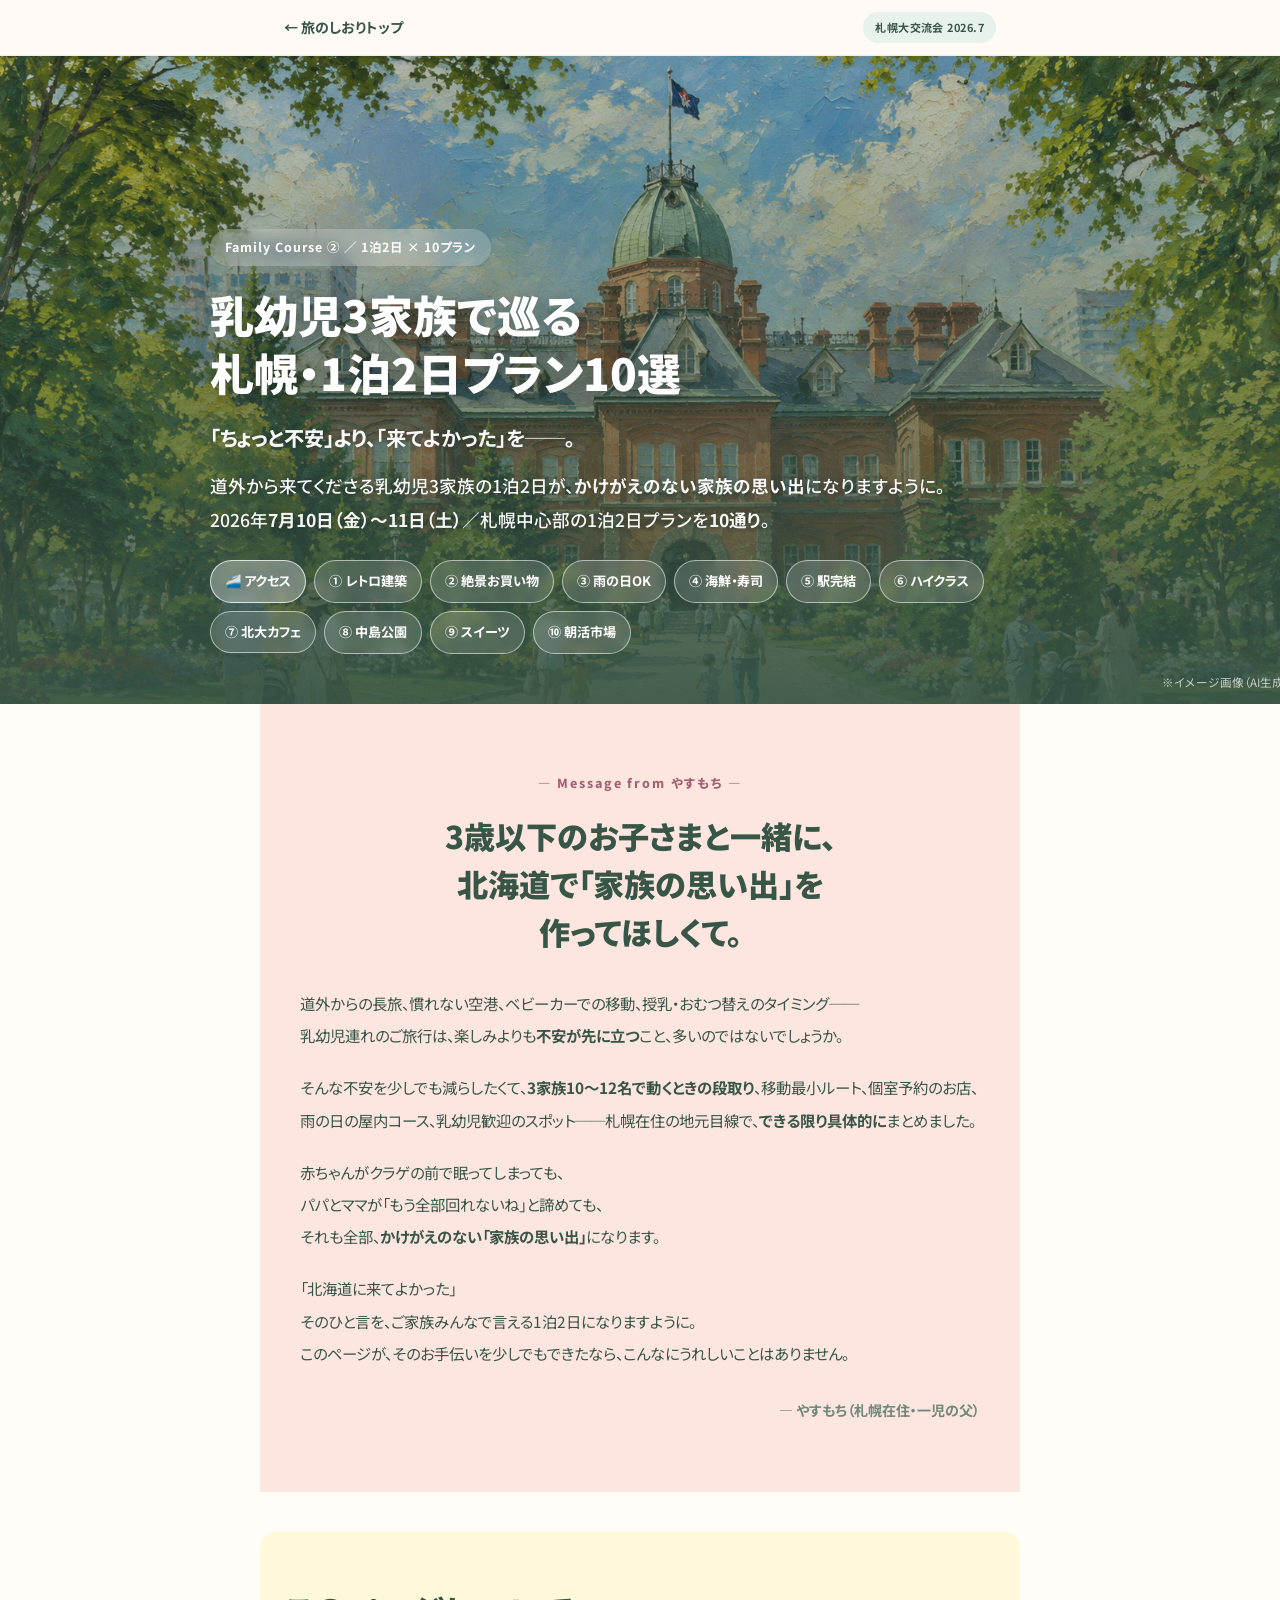
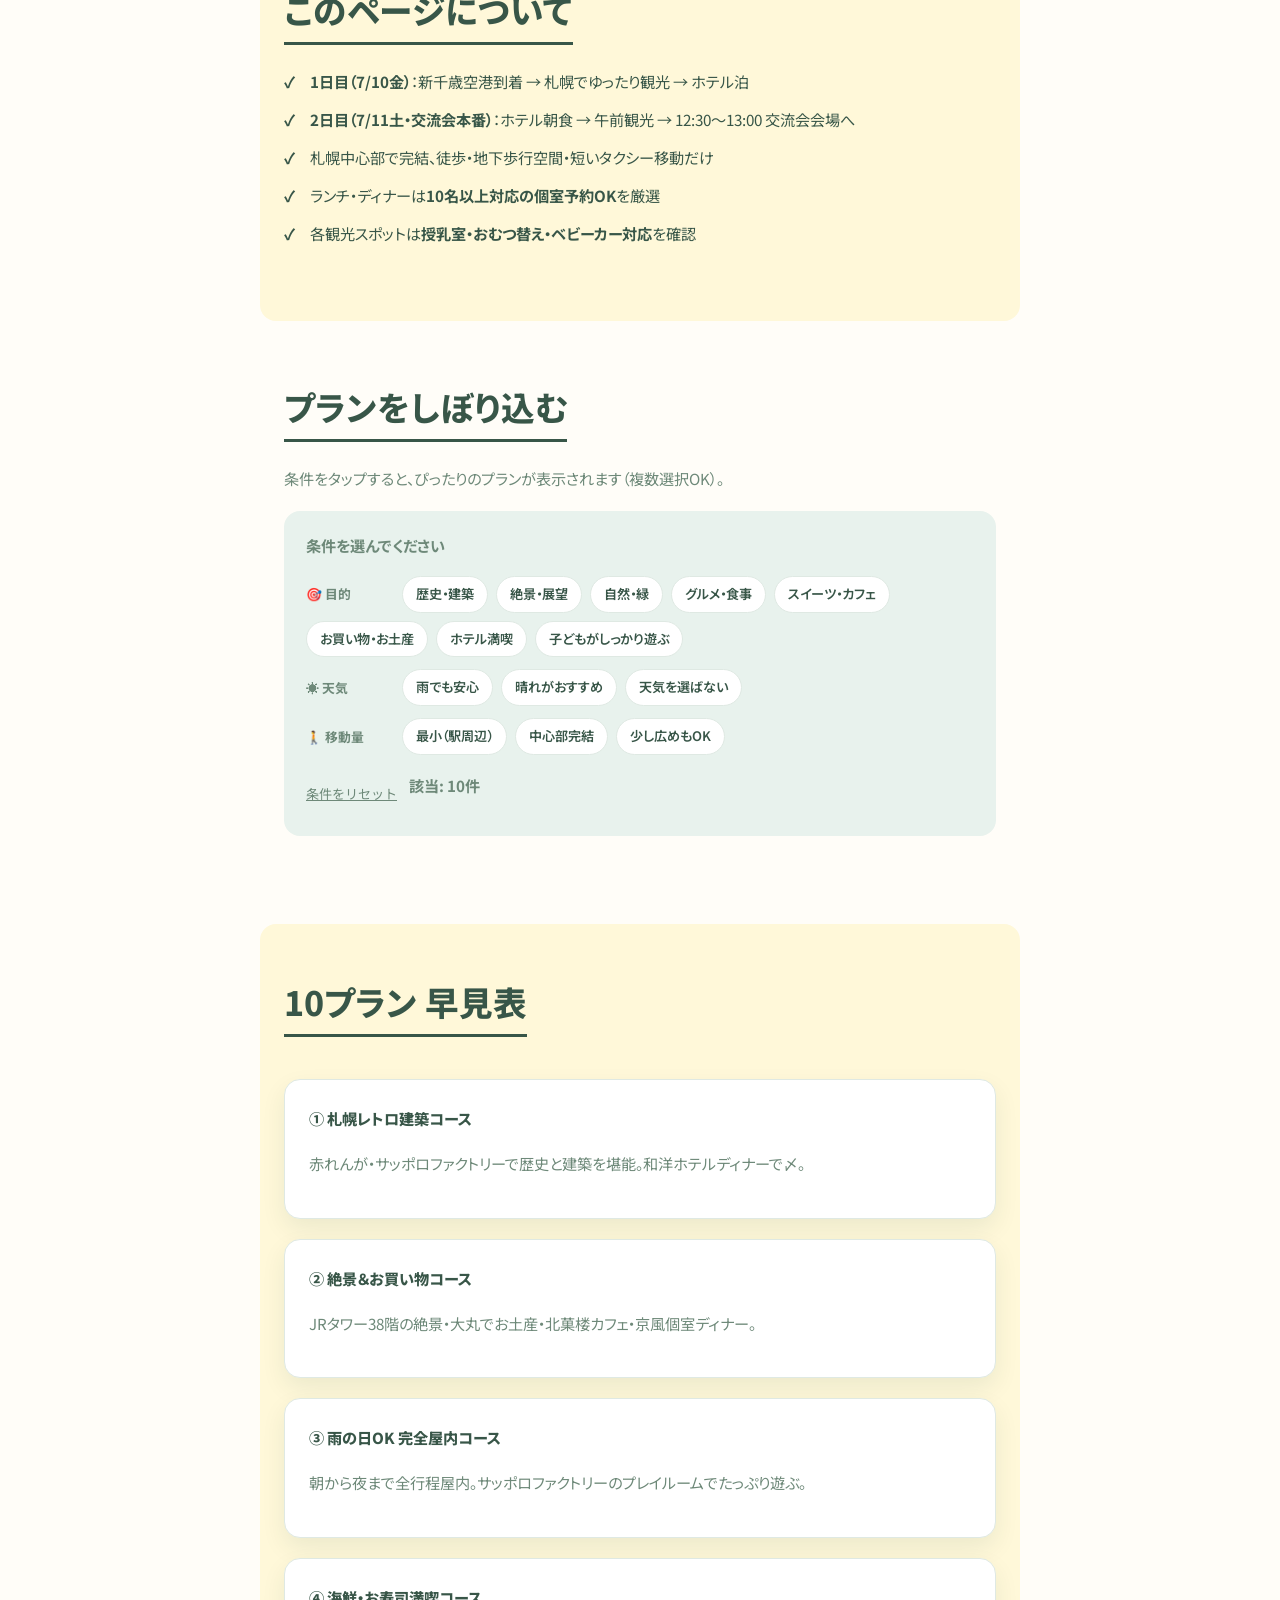
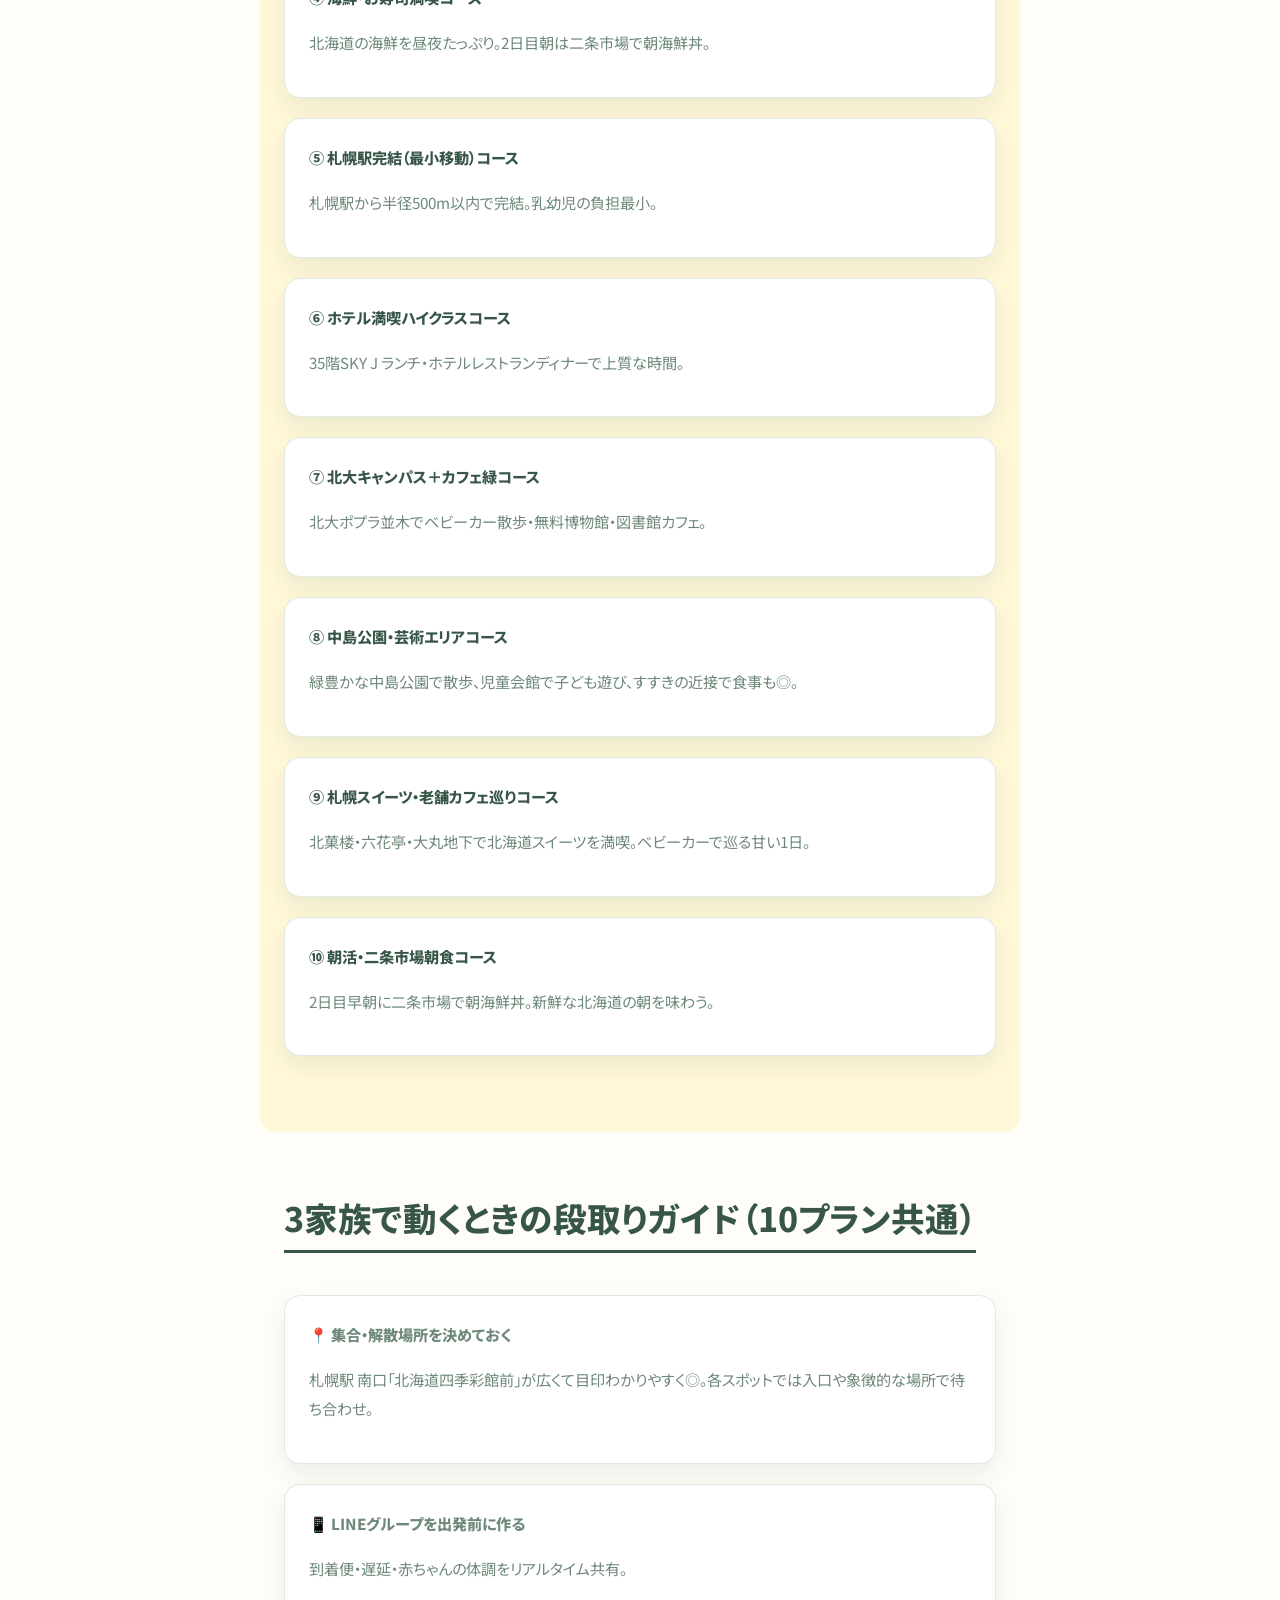
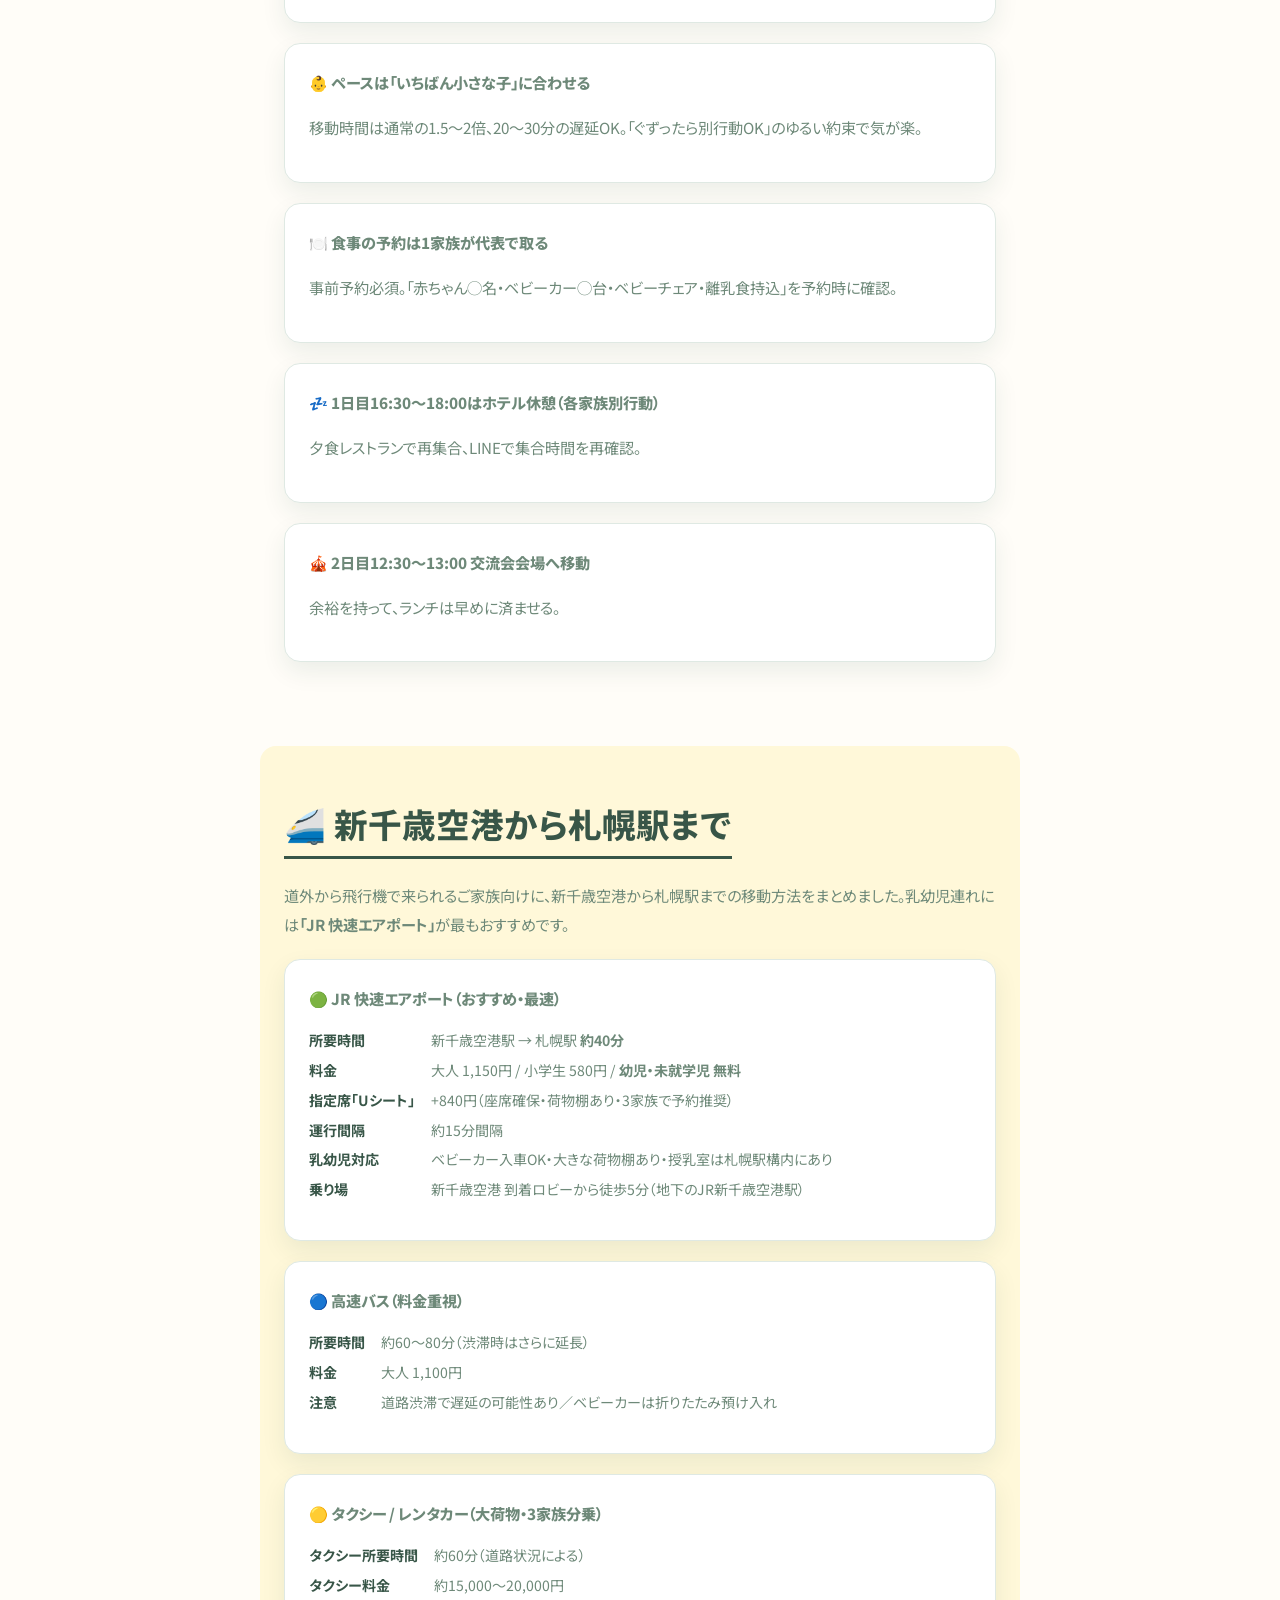
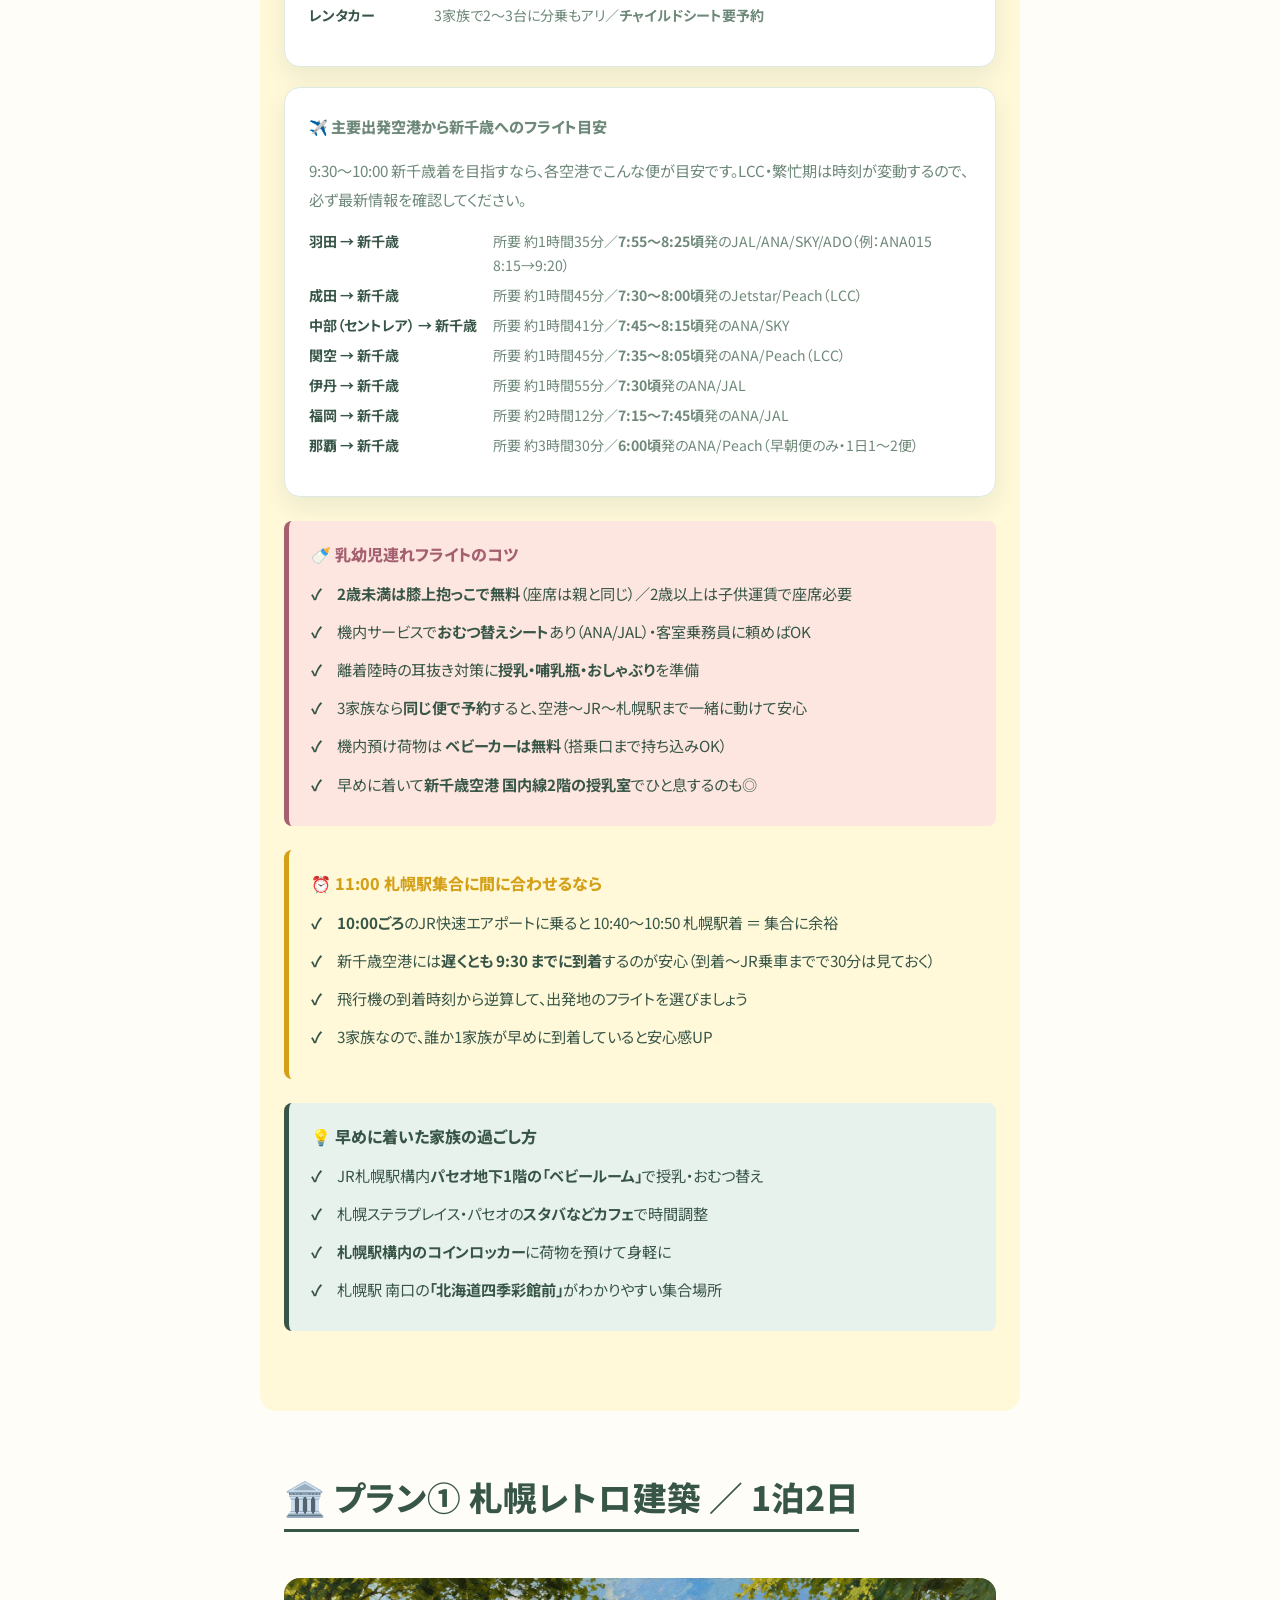
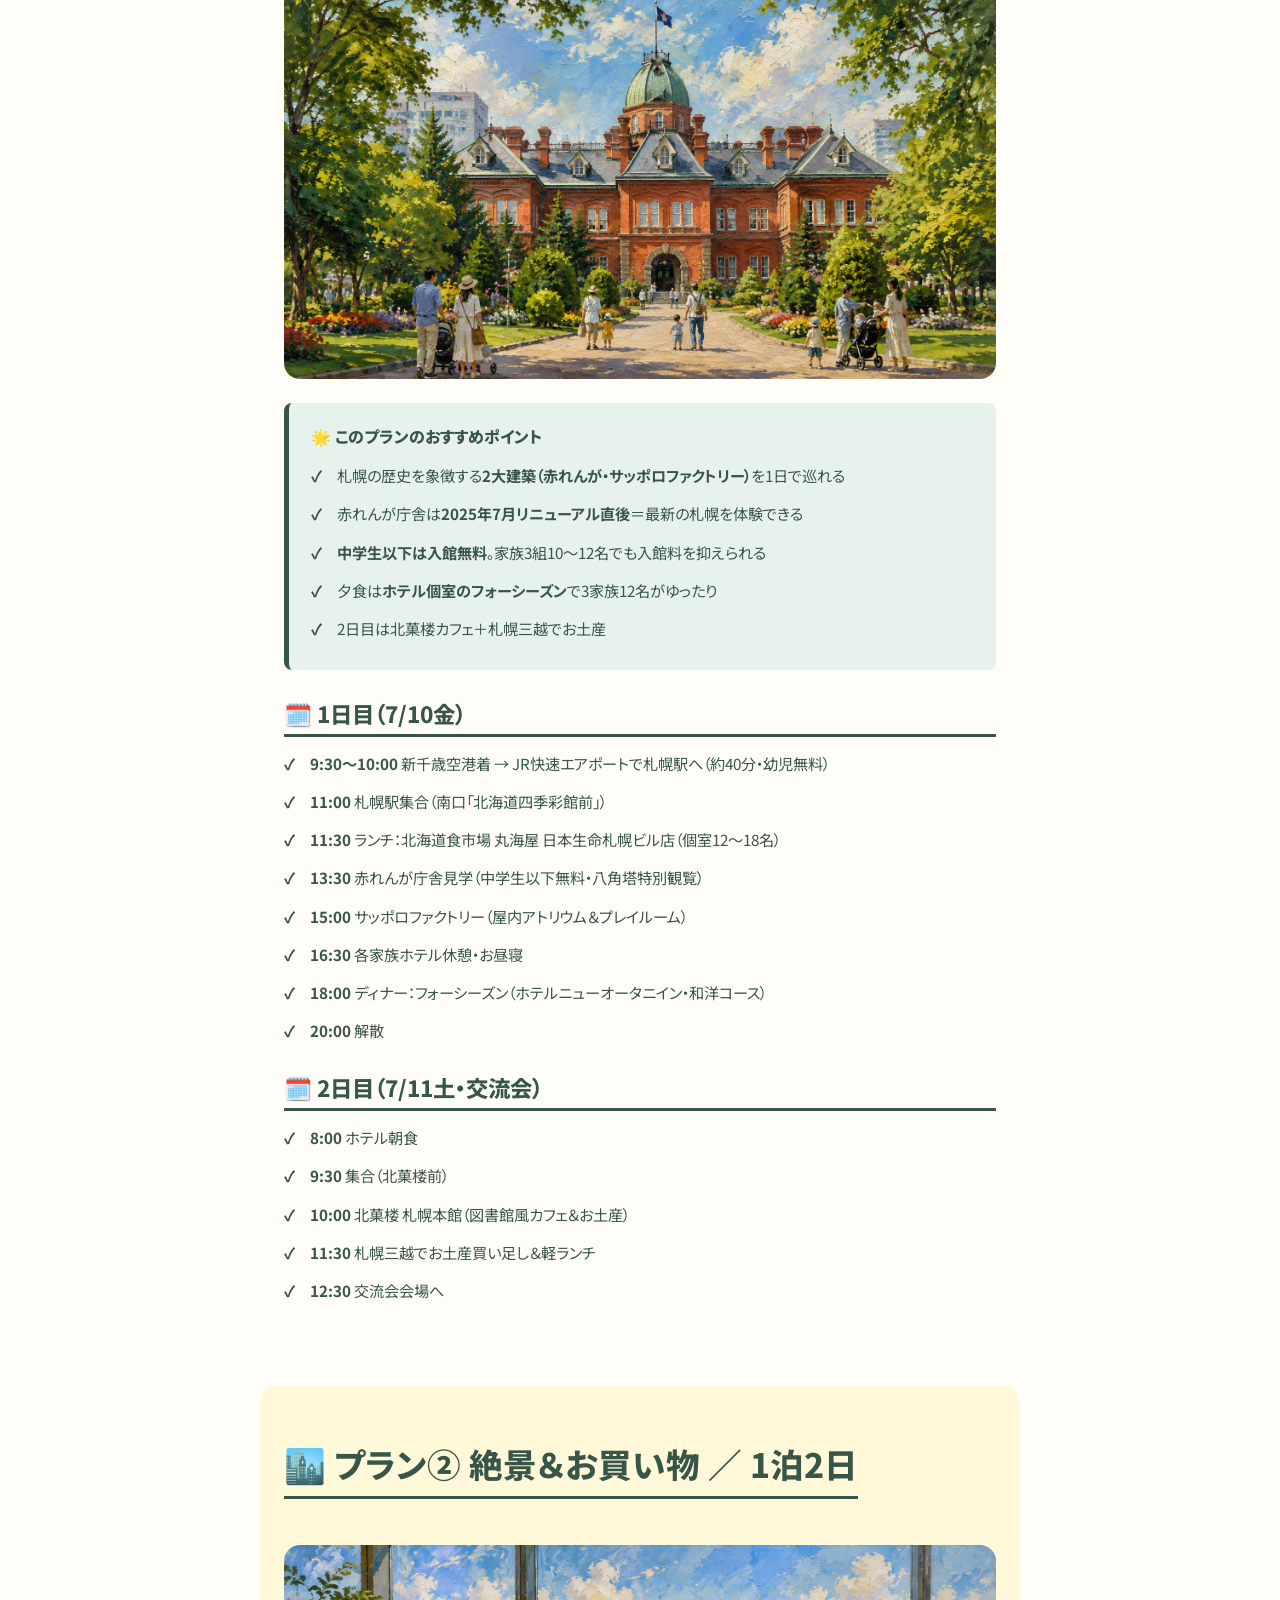
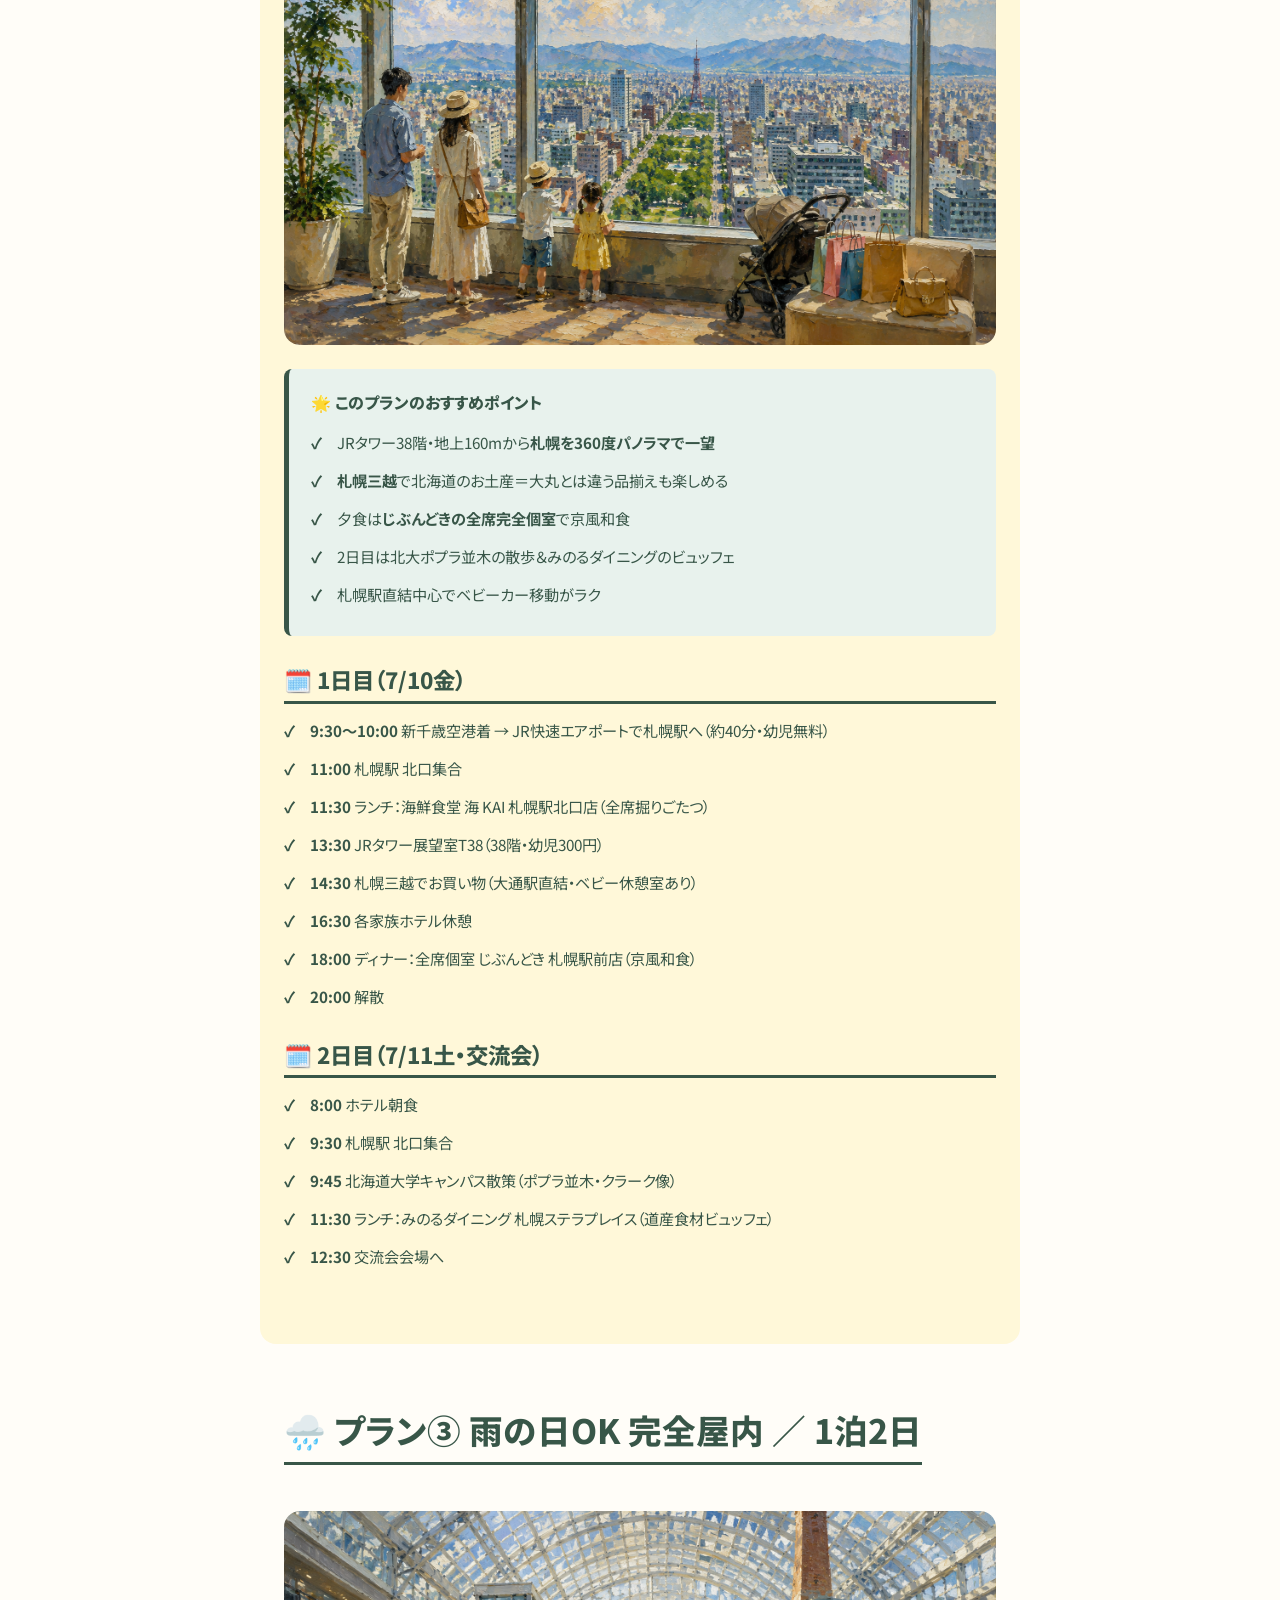
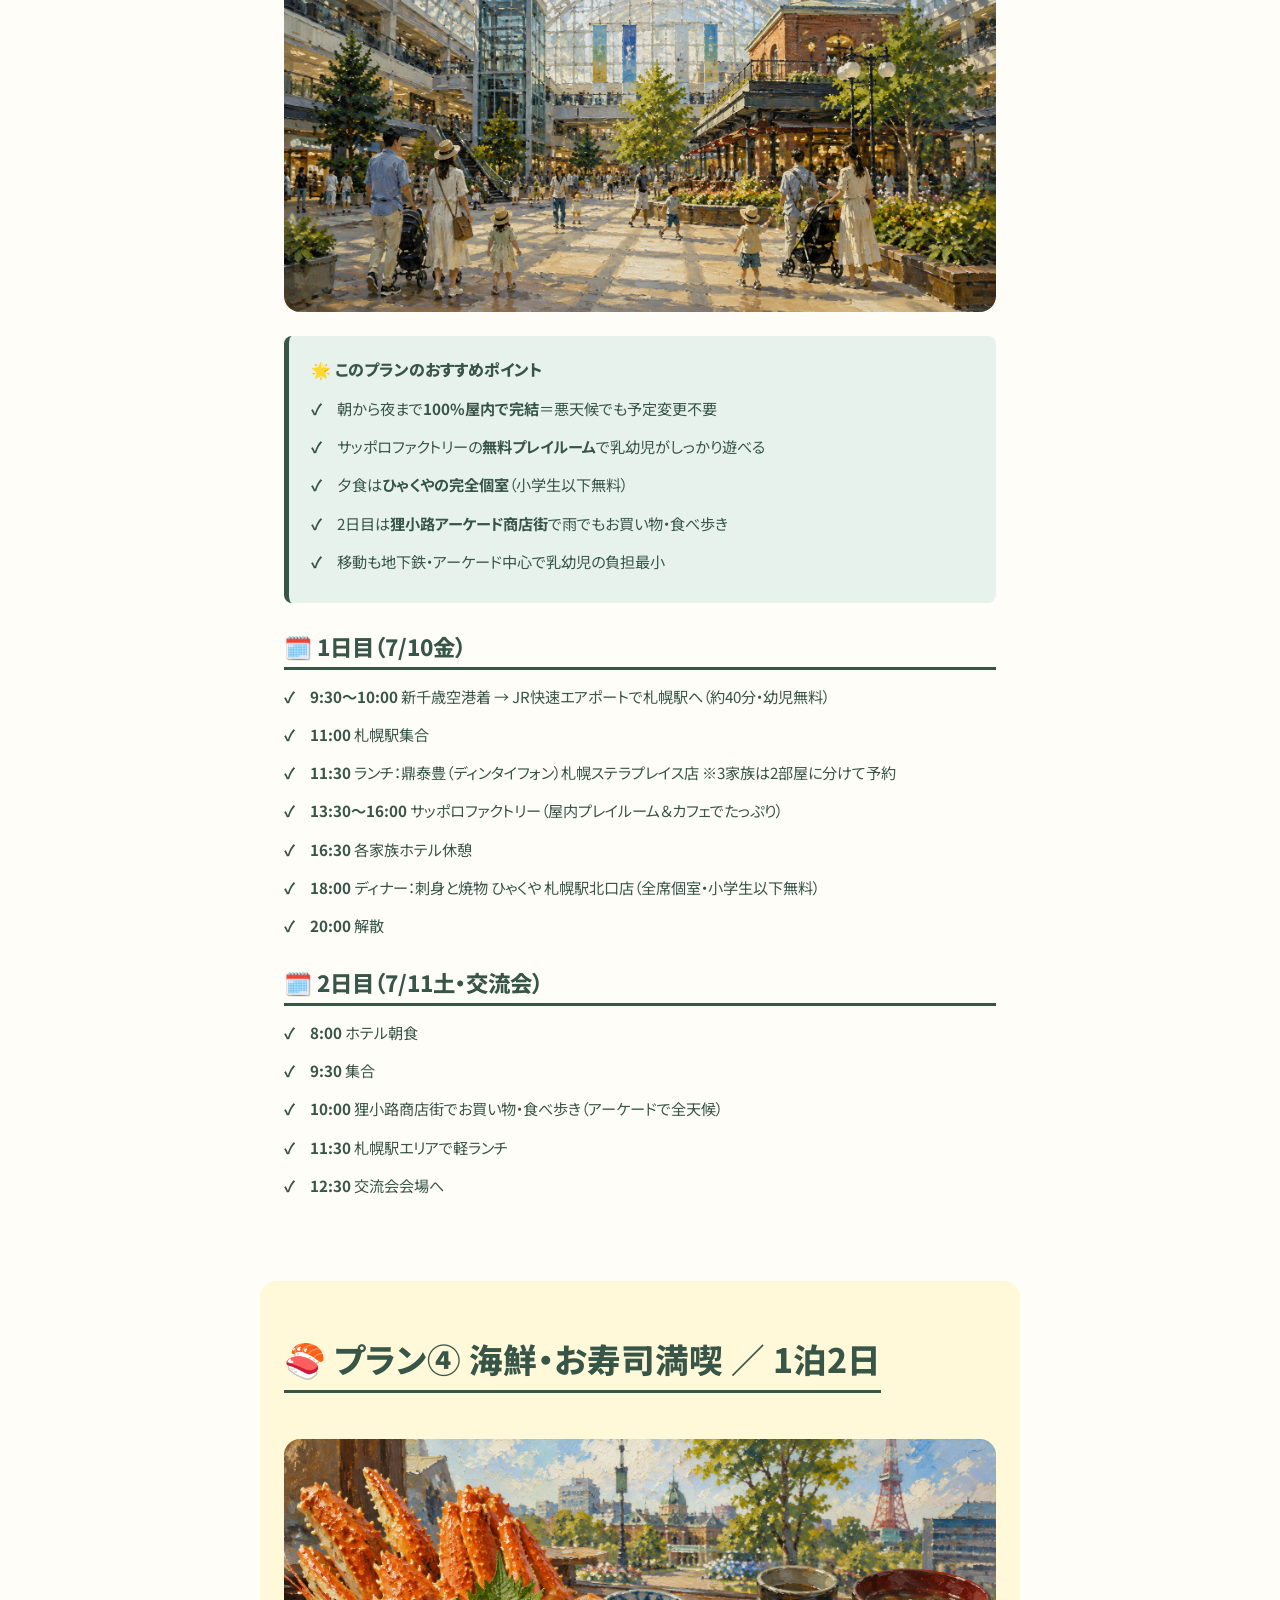
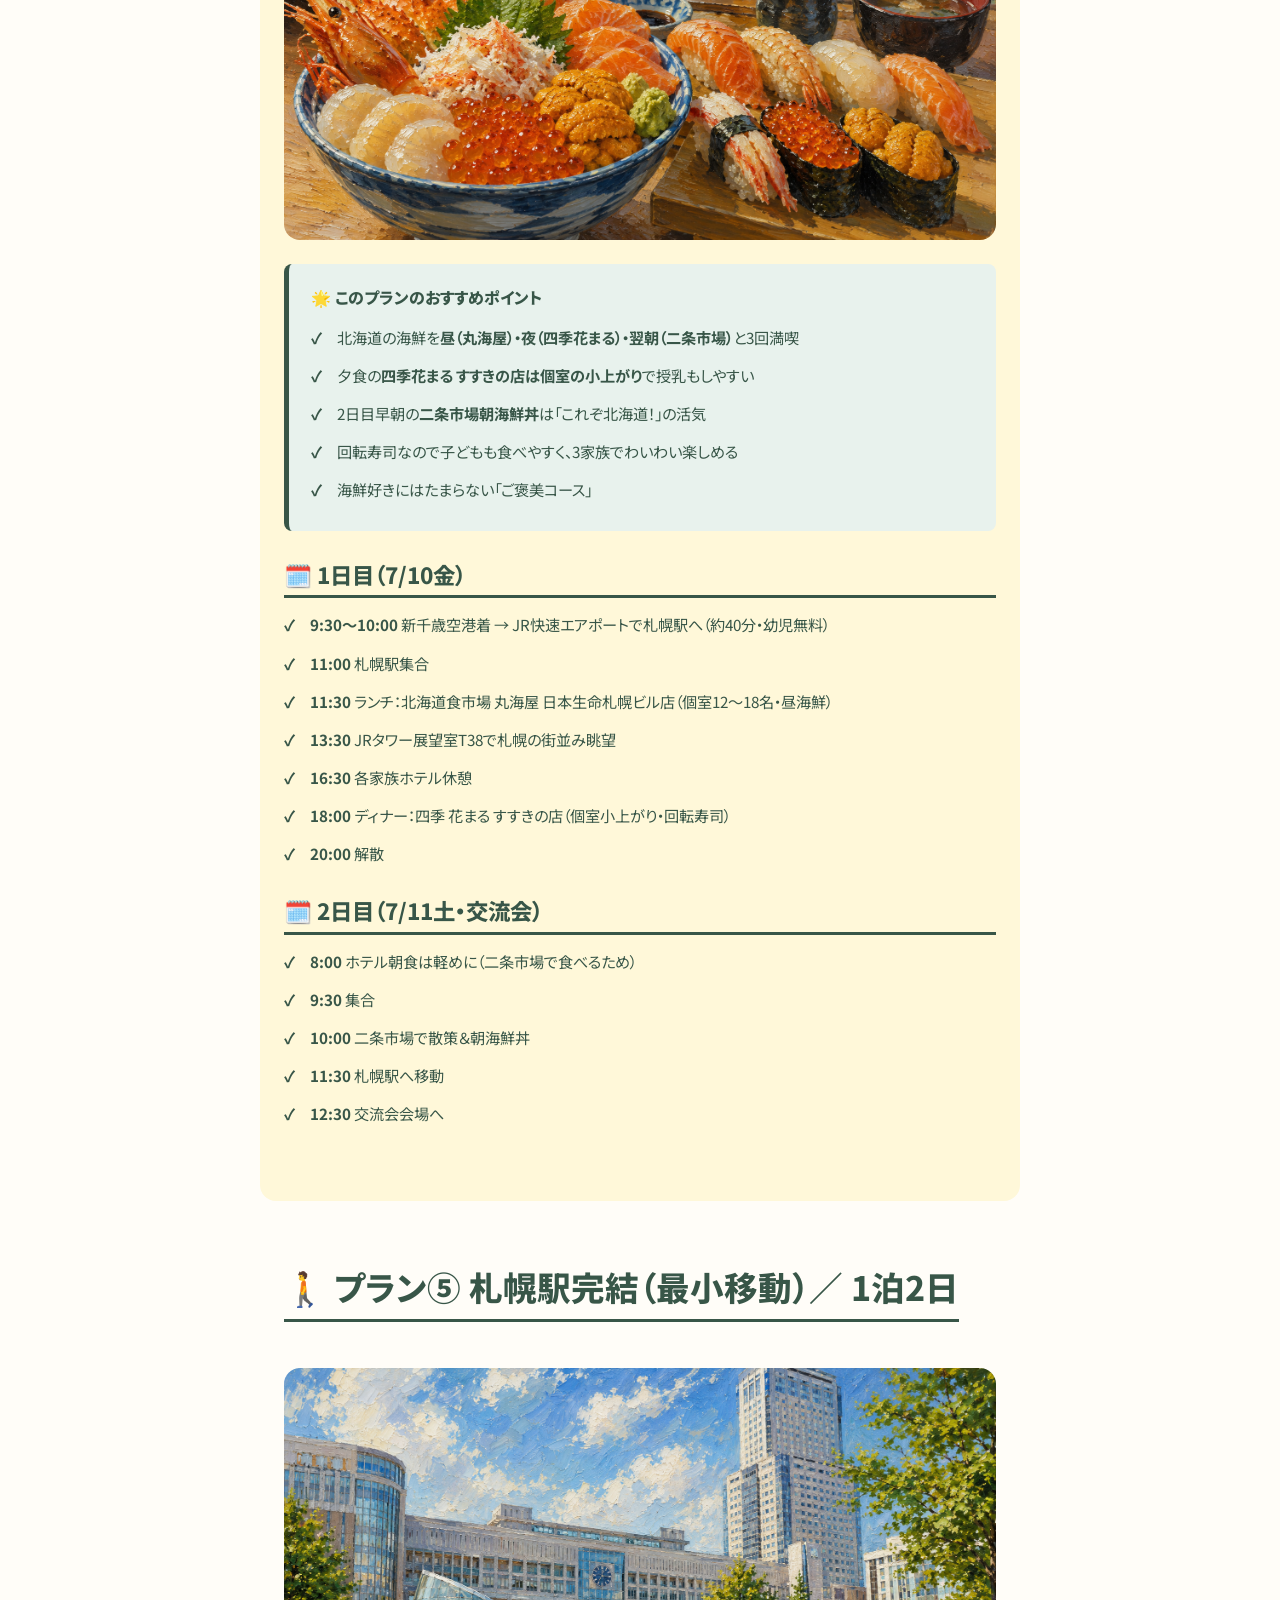
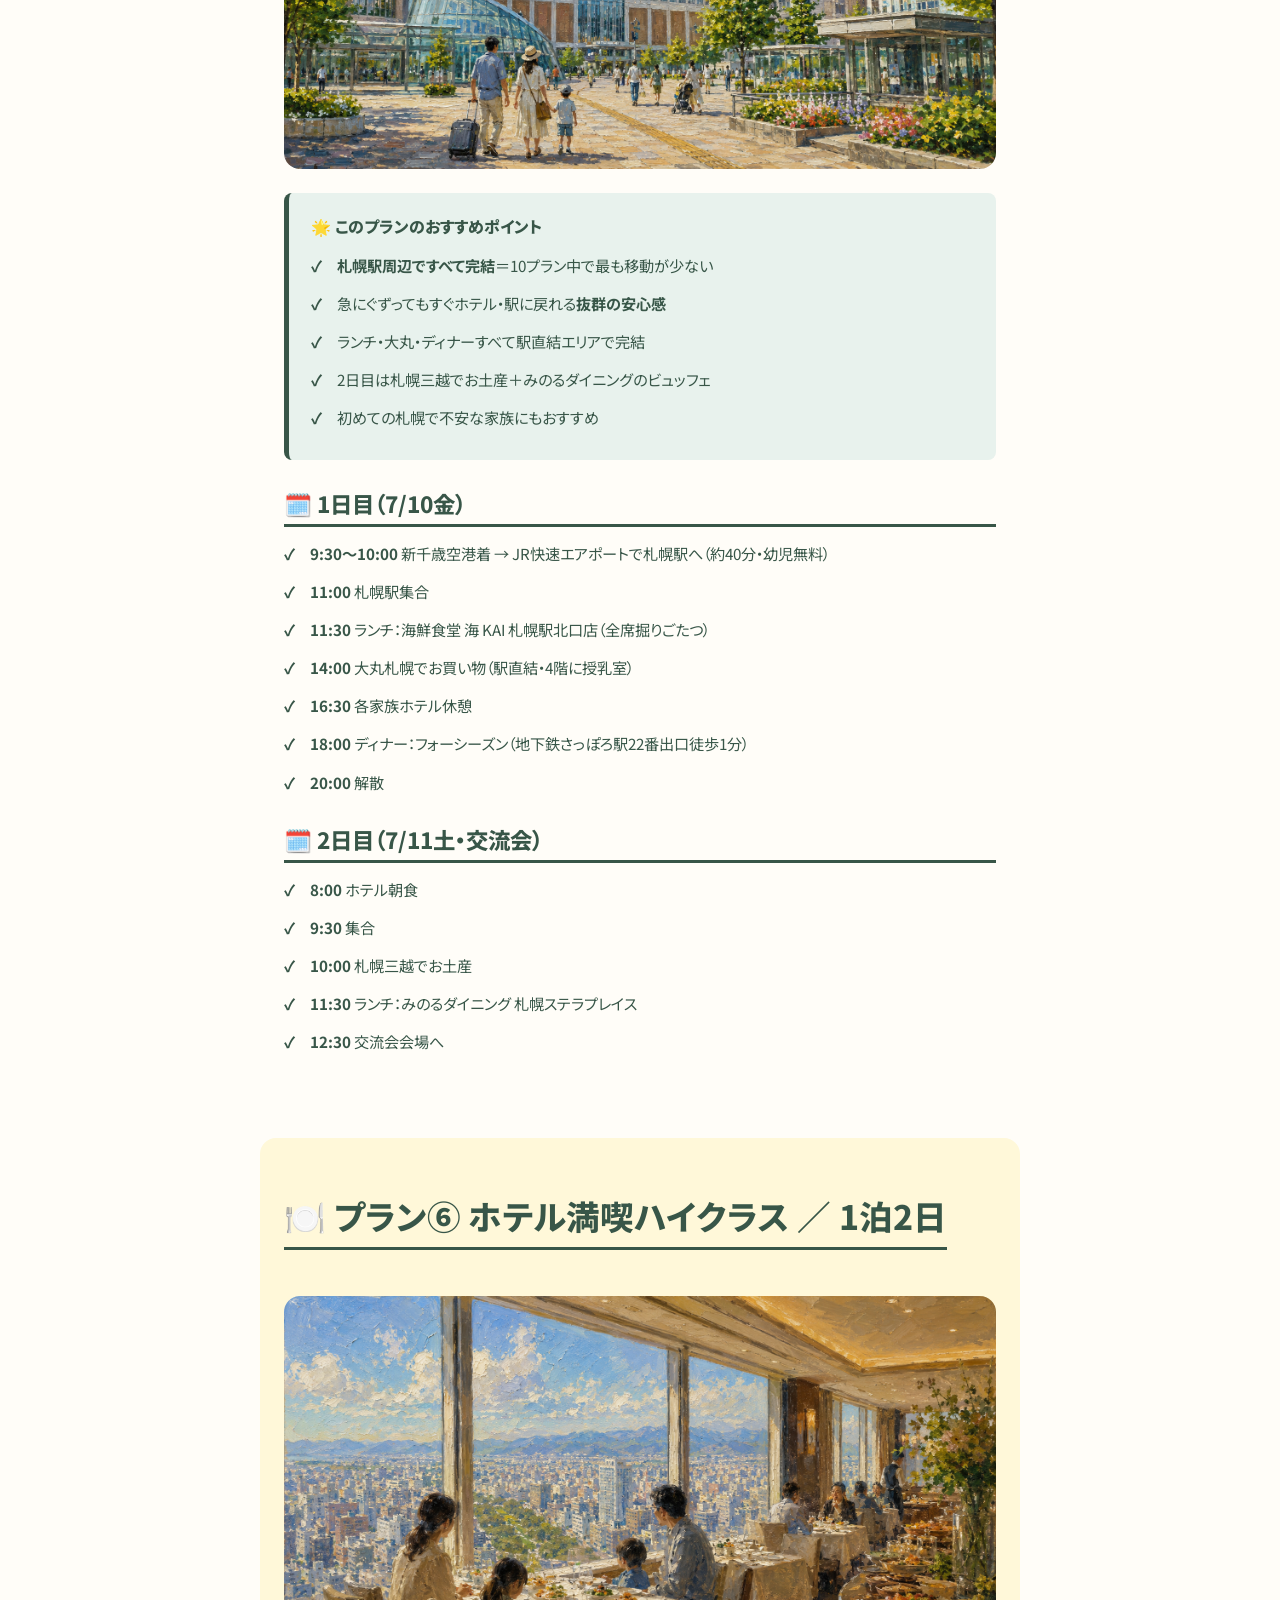
<file: index.html>
<!DOCTYPE html>
<html lang="ja">
<head>
  <meta charset="UTF-8" />
  <meta name="viewport" content="width=device-width, initial-scale=1.0" />

  <meta name="description" content="札幌大交流会の旅のしおり。道外から来られる乳幼児連れご家族3組（10〜12名）の合同・1泊2日（7/10金〜7/11土）旅行向け、札幌中心部モデルコース10選。店舗情報・Google Maps完備。" />

  <title>家族・子連れモデルコース②（乳幼児3家族合同・1泊2日プラン10選） | 北海道 旅のしおり</title>

  <link rel="preconnect" href="https://fonts.googleapis.com" />
  <link rel="preconnect" href="https://fonts.gstatic.com" crossorigin />
  <link href="https://fonts.googleapis.com/css2?family=Noto+Sans+JP:wght@400;500;700;800;900&display=swap" rel="stylesheet" />
  <link rel="stylesheet" href="style.css" />
</head>
<body>

  <header class="nav">
    <div class="nav__inner">
      <a class="nav__back" href="https://hokkaido-trip-guide.pages.dev">&#8592; 旅のしおりトップ</a>
      <span class="nav__badge">札幌大交流会 2026.7</span>
    </div>
  </header>

  <main>
    <section class="hero">
      <div class="hero__image" aria-hidden="true"></div>
      <div class="hero__shade" aria-hidden="true"></div>
      <div class="hero__inner">
        <p class="hero__eyebrow">Family Course ② ／ 1泊2日 × 10プラン</p>
        <h1 class="hero__title">乳幼児3家族で巡る<br />札幌・1泊2日プラン10選</h1>
        <p class="hero__lead">
          <span style="display:block; font-size:1.15em; font-weight:800; margin-bottom:12px;">「ちょっと不安」より、<strong>「来てよかった」を</strong>──。</span>
          道外から来てくださる乳幼児3家族の1泊2日が、<strong>かけがえのない家族の思い出</strong>になりますように。<br />
          2026年<strong>7月10日（金）〜11日（土）</strong>／札幌中心部の1泊2日プランを<strong>10通り</strong>。
        </p>
        <nav class="hero__nav" aria-label="プランへ移動">
          <a href="#access" style="background:rgba(255,255,255,0.32); border-color:rgba(255,255,255,0.75);">🚄 アクセス</a>
          <a href="#plan1">① レトロ建築</a>
          <a href="#plan2">② 絶景お買い物</a>
          <a href="#plan3">③ 雨の日OK</a>
          <a href="#plan4">④ 海鮮・寿司</a>
          <a href="#plan5">⑤ 駅完結</a>
          <a href="#plan6">⑥ ハイクラス</a>
          <a href="#plan7">⑦ 北大カフェ</a>
          <a href="#plan8">⑧ 中島公園</a>
          <a href="#plan9">⑨ スイーツ</a>
          <a href="#plan10">⑩ 朝活市場</a>
        </nav>
      </div>
      <span class="hero__note">※イメージ画像（AI生成）</span>
    </section>

    <div class="wrap">

      <!-- ===== 想いを込めた冒頭メッセージ ===== -->
      <section style="background:var(--guide-pink); margin:0 -24px clamp(20px,4vw,40px); padding:clamp(44px,6vw,68px) 24px; border-radius:0;">
        <div style="max-width:680px; margin:0 auto;">
          <p style="font-size:0.78rem; letter-spacing:0.16em; color:var(--accent); font-weight:800; margin-bottom:16px; text-align:center;">— Message from やすもち —</p>

          <h2 style="font-size:clamp(1.4rem,3.2vw,1.95rem); color:var(--guide-green-ink); font-weight:900; line-height:1.55; margin-bottom:30px; text-align:center; border:none; padding:0; display:block;">
            3歳以下のお子さまと一緒に、<br />
            北海道で「家族の思い出」を<br />作ってほしくて。
          </h2>

          <div style="font-size:0.96rem; line-height:2.1; color:var(--ink);">
            <p style="margin-bottom:1.3em;">道外からの長旅、慣れない空港、ベビーカーでの移動、授乳・おむつ替えのタイミング──<br />乳幼児連れのご旅行は、楽しみよりも<strong>不安が先に立つ</strong>こと、多いのではないでしょうか。</p>

            <p style="margin-bottom:1.3em;">そんな不安を少しでも減らしたくて、<strong>3家族10〜12名で動くときの段取り</strong>、移動最小ルート、個室予約のお店、雨の日の屋内コース、乳幼児歓迎のスポット──札幌在住の地元目線で、<strong>できる限り具体的に</strong>まとめました。</p>

            <p style="margin-bottom:1.3em;">赤ちゃんがクラゲの前で眠ってしまっても、<br />パパとママが「もう全部回れないね」と諦めても、<br />それも全部、<strong>かけがえのない「家族の思い出」</strong>になります。</p>

            <p style="margin-bottom:0;">「北海道に来てよかった」<br />そのひと言を、ご家族みんなで言える1泊2日になりますように。<br />このページが、そのお手伝いを少しでもできたなら、こんなにうれしいことはありません。</p>
          </div>

          <p style="text-align:right; font-size:0.88rem; color:var(--ink-soft); margin-top:28px; font-weight:700;">― やすもち（札幌在住・一児の父）</p>
        </div>
      </section>

      <section class="section">
        <h2 class="section__title">このページについて</h2>
        <ul class="list">
          <li><strong>1日目（7/10金）</strong>：新千歳空港到着 → 札幌でゆったり観光 → ホテル泊</li>
          <li><strong>2日目（7/11土・交流会本番）</strong>：ホテル朝食 → 午前観光 → 12:30〜13:00 交流会会場へ</li>
          <li>札幌中心部で完結、徒歩・地下歩行空間・短いタクシー移動だけ</li>
          <li>ランチ・ディナーは<strong>10名以上対応の個室予約OK</strong>を厳選</li>
          <li>各観光スポットは<strong>授乳室・おむつ替え・ベビーカー対応</strong>を確認</li>
        </ul>
      </section>

      <!-- ===== プランしぼり込みフィルター ===== -->
      <section class="section">
        <h2 class="section__title">プランをしぼり込む</h2>
        <p>条件をタップすると、ぴったりのプランが表示されます（複数選択OK）。</p>

        <div class="my-filter">
          <p class="my-filter__title">条件を選んでください</p>

          <div class="my-filter__group">
            <span class="my-filter__label">🎯 目的</span>
            <span class="my-chip" data-category="purpose" data-value="history">歴史・建築</span>
            <span class="my-chip" data-category="purpose" data-value="view">絶景・展望</span>
            <span class="my-chip" data-category="purpose" data-value="nature">自然・緑</span>
            <span class="my-chip" data-category="purpose" data-value="food">グルメ・食事</span>
            <span class="my-chip" data-category="purpose" data-value="sweets">スイーツ・カフェ</span>
            <span class="my-chip" data-category="purpose" data-value="shopping">お買い物・お土産</span>
            <span class="my-chip" data-category="purpose" data-value="hotel">ホテル満喫</span>
            <span class="my-chip" data-category="purpose" data-value="play">子どもがしっかり遊ぶ</span>
          </div>

          <div class="my-filter__group">
            <span class="my-filter__label">☀️ 天気</span>
            <span class="my-chip" data-category="weather" data-value="rainy">雨でも安心</span>
            <span class="my-chip" data-category="weather" data-value="sunny">晴れがおすすめ</span>
            <span class="my-chip" data-category="weather" data-value="any">天気を選ばない</span>
          </div>

          <div class="my-filter__group">
            <span class="my-filter__label">🚶 移動量</span>
            <span class="my-chip" data-category="distance" data-value="min">最小（駅周辺）</span>
            <span class="my-chip" data-category="distance" data-value="mid">中心部完結</span>
            <span class="my-chip" data-category="distance" data-value="wide">少し広めもOK</span>
          </div>

          <div class="my-filter__actions">
            <button type="button" class="my-filter__reset">条件をリセット</button>
            <p class="my-filter__count">該当: 10件</p>
          </div>
        </div>
      </section>

      <!-- ===== 10プラン早見表 ===== -->
      <section class="section">
        <h2 class="section__title">10プラン 早見表</h2>
        <div class="spot plan-card" data-purpose="history" data-weather="any" data-distance="mid"><p class="spot__name"><a href="#plan1" style="text-decoration:none; color:#385648;">① 札幌レトロ建築コース</a></p><p>赤れんが・サッポロファクトリーで歴史と建築を堪能。和洋ホテルディナーで〆。</p></div>
        <div class="spot plan-card" data-purpose="view shopping" data-weather="sunny" data-distance="mid"><p class="spot__name"><a href="#plan2" style="text-decoration:none; color:#385648;">② 絶景＆お買い物コース</a></p><p>JRタワー38階の絶景・大丸でお土産・北菓楼カフェ・京風個室ディナー。</p></div>
        <div class="spot plan-card" data-purpose="play" data-weather="rainy" data-distance="mid"><p class="spot__name"><a href="#plan3" style="text-decoration:none; color:#385648;">③ 雨の日OK 完全屋内コース</a></p><p>朝から夜まで全行程屋内。サッポロファクトリーのプレイルームでたっぷり遊ぶ。</p></div>
        <div class="spot plan-card" data-purpose="food" data-weather="sunny" data-distance="wide"><p class="spot__name"><a href="#plan4" style="text-decoration:none; color:#385648;">④ 海鮮・お寿司満喫コース</a></p><p>北海道の海鮮を昼夜たっぷり。2日目朝は二条市場で朝海鮮丼。</p></div>
        <div class="spot plan-card" data-purpose="shopping" data-weather="rainy" data-distance="min"><p class="spot__name"><a href="#plan5" style="text-decoration:none; color:#385648;">⑤ 札幌駅完結（最小移動）コース</a></p><p>札幌駅から半径500m以内で完結。乳幼児の負担最小。</p></div>
        <div class="spot plan-card" data-purpose="view hotel" data-weather="rainy" data-distance="mid"><p class="spot__name"><a href="#plan6" style="text-decoration:none; color:#385648;">⑥ ホテル満喫ハイクラスコース</a></p><p>35階SKY J ランチ・ホテルレストランディナーで上質な時間。</p></div>
        <div class="spot plan-card" data-purpose="nature" data-weather="sunny" data-distance="mid"><p class="spot__name"><a href="#plan7" style="text-decoration:none; color:#385648;">⑦ 北大キャンパス＋カフェ緑コース</a></p><p>北大ポプラ並木でベビーカー散歩・無料博物館・図書館カフェ。</p></div>
        <div class="spot plan-card" data-purpose="nature" data-weather="sunny" data-distance="wide"><p class="spot__name"><a href="#plan8" style="text-decoration:none; color:#385648;">⑧ 中島公園・芸術エリアコース</a></p><p>緑豊かな中島公園で散歩、児童会館で子ども遊び、すすきの近接で食事も◎。</p></div>
        <div class="spot plan-card" data-purpose="sweets shopping" data-weather="any" data-distance="mid"><p class="spot__name"><a href="#plan9" style="text-decoration:none; color:#385648;">⑨ 札幌スイーツ・老舗カフェ巡りコース</a></p><p>北菓楼・六花亭・大丸地下で北海道スイーツを満喫。ベビーカーで巡る甘い1日。</p></div>
        <div class="spot plan-card" data-purpose="food" data-weather="sunny" data-distance="wide"><p class="spot__name"><a href="#plan10" style="text-decoration:none; color:#385648;">⑩ 朝活・二条市場朝食コース</a></p><p>2日目早朝に二条市場で朝海鮮丼。新鮮な北海道の朝を味わう。</p></div>
      </section>

      <!-- ===== 3家族で動くときの段取りガイド ===== -->
      <section class="section">
        <h2 class="section__title">3家族で動くときの段取りガイド（10プラン共通）</h2>
        <div class="spot"><p class="spot__name">📍 集合・解散場所を決めておく</p><p>札幌駅 南口「北海道四季彩館前」が広くて目印わかりやすく◎。各スポットでは入口や象徴的な場所で待ち合わせ。</p></div>
        <div class="spot"><p class="spot__name">📱 LINEグループを出発前に作る</p><p>到着便・遅延・赤ちゃんの体調をリアルタイム共有。</p></div>
        <div class="spot"><p class="spot__name">👶 ペースは「いちばん小さな子」に合わせる</p><p>移動時間は通常の1.5〜2倍、20〜30分の遅延OK。「ぐずったら別行動OK」のゆるい約束で気が楽。</p></div>
        <div class="spot"><p class="spot__name">🍽️ 食事の予約は1家族が代表で取る</p><p>事前予約必須。「赤ちゃん◯名・ベビーカー◯台・ベビーチェア・離乳食持込」を予約時に確認。</p></div>
        <div class="spot"><p class="spot__name">💤 1日目16:30〜18:00はホテル休憩（各家族別行動）</p><p>夕食レストランで再集合、LINEで集合時間を再確認。</p></div>
        <div class="spot"><p class="spot__name">🎪 2日目12:30〜13:00 交流会会場へ移動</p><p>余裕を持って、ランチは早めに済ませる。</p></div>
      </section>

            <!-- ============================================================
           新千歳空港から札幌駅までのアクセスガイド（道外から来られる方へ）
           ============================================================ -->
      <section class="section" id="access">
        <h2 class="section__title">🚄 新千歳空港から札幌駅まで</h2>
        <p>道外から飛行機で来られるご家族向けに、新千歳空港から札幌駅までの移動方法をまとめました。乳幼児連れには<strong>「JR 快速エアポート」</strong>が最もおすすめです。</p>

        <div class="spot">
          <p class="spot__name">🟢 JR 快速エアポート（おすすめ・最速）</p>
          <dl class="spot__meta">
            <dt>所要時間</dt><dd>新千歳空港駅 → 札幌駅 <strong>約40分</strong></dd>
            <dt>料金</dt><dd>大人 1,150円 / 小学生 580円 / <strong>幼児・未就学児 無料</strong></dd>
            <dt>指定席「Uシート」</dt><dd>+840円（座席確保・荷物棚あり・3家族で予約推奨）</dd>
            <dt>運行間隔</dt><dd>約15分間隔</dd>
            <dt>乳幼児対応</dt><dd>ベビーカー入車OK・大きな荷物棚あり・授乳室は札幌駅構内にあり</dd>
            <dt>乗り場</dt><dd>新千歳空港 到着ロビーから徒歩5分（地下のJR新千歳空港駅）</dd>
          </dl>
        </div>

        <div class="spot">
          <p class="spot__name">🔵 高速バス（料金重視）</p>
          <dl class="spot__meta">
            <dt>所要時間</dt><dd>約60〜80分（渋滞時はさらに延長）</dd>
            <dt>料金</dt><dd>大人 1,100円</dd>
            <dt>注意</dt><dd>道路渋滞で遅延の可能性あり／ベビーカーは折りたたみ預け入れ</dd>
          </dl>
        </div>

        <div class="spot">
          <p class="spot__name">🟡 タクシー / レンタカー（大荷物・3家族分乗）</p>
          <dl class="spot__meta">
            <dt>タクシー所要時間</dt><dd>約60分（道路状況による）</dd>
            <dt>タクシー料金</dt><dd>約15,000〜20,000円</dd>
            <dt>レンタカー</dt><dd>3家族で2〜3台に分乗もアリ／<strong>チャイルドシート要予約</strong></dd>
          </dl>
        </div>

                <div class="spot">
          <p class="spot__name">✈️ 主要出発空港から新千歳へのフライト目安</p>
          <p>9:30〜10:00 新千歳着を目指すなら、各空港でこんな便が目安です。LCC・繁忙期は時刻が変動するので、必ず最新情報を確認してください。</p>
          <dl class="spot__meta">
            <dt>羽田 → 新千歳</dt><dd>所要 約1時間35分／<strong>7:55〜8:25頃</strong>発のJAL/ANA/SKY/ADO（例：ANA015 8:15→9:20）</dd>
            <dt>成田 → 新千歳</dt><dd>所要 約1時間45分／<strong>7:30〜8:00頃</strong>発のJetstar/Peach（LCC）</dd>
            <dt>中部（セントレア） → 新千歳</dt><dd>所要 約1時間41分／<strong>7:45〜8:15頃</strong>発のANA/SKY</dd>
            <dt>関空 → 新千歳</dt><dd>所要 約1時間45分／<strong>7:35〜8:05頃</strong>発のANA/Peach（LCC）</dd>
            <dt>伊丹 → 新千歳</dt><dd>所要 約1時間55分／<strong>7:30頃</strong>発のANA/JAL</dd>
            <dt>福岡 → 新千歳</dt><dd>所要 約2時間12分／<strong>7:15〜7:45頃</strong>発のANA/JAL</dd>
            <dt>那覇 → 新千歳</dt><dd>所要 約3時間30分／<strong>6:00頃</strong>発のANA/Peach（早朝便のみ・1日1〜2便）</dd>
          </dl>
        </div>

        <div style="background:var(--guide-pink); border-left:5px solid var(--accent); padding:18px 22px; border-radius:8px; margin:24px 0;">
          <p style="font-weight:800; color:var(--accent); margin-bottom:10px; font-size:1rem;">🍼 乳幼児連れフライトのコツ</p>
          <ul class="list" style="margin-bottom:0;">
            <li><strong>2歳未満は膝上抱っこで無料</strong>（座席は親と同じ）／2歳以上は子供運賃で座席必要</li>
            <li>機内サービスで<strong>おむつ替えシート</strong>あり（ANA/JAL）・客室乗務員に頼めばOK</li>
            <li>離着陸時の耳抜き対策に<strong>授乳・哺乳瓶・おしゃぶり</strong>を準備</li>
            <li>3家族なら<strong>同じ便で予約</strong>すると、空港〜JR〜札幌駅まで一緒に動けて安心</li>
            <li>機内預け荷物は <strong>ベビーカーは無料</strong>（搭乗口まで持ち込みOK）</li>
            <li>早めに着いて<strong>新千歳空港 国内線2階の授乳室</strong>でひと息するのも◎</li>
          </ul>
        </div>

        <div style="background:var(--guide-yellow); border-left:5px solid #d4a017; padding:18px 22px; border-radius:8px; margin:24px 0;">
          <p style="font-weight:800; color:#d4a017; margin-bottom:10px; font-size:1rem;">⏰ 11:00 札幌駅集合に間に合わせるなら</p>
          <ul class="list" style="margin-bottom:0;">
            <li><strong>10:00ごろ</strong>のJR快速エアポートに乗ると 10:40〜10:50 札幌駅着 ＝ 集合に余裕</li>
            <li>新千歳空港には<strong>遅くとも 9:30 までに到着</strong>するのが安心（到着〜JR乗車までで30分は見ておく）</li>
            <li>飛行機の到着時刻から逆算して、出発地のフライトを選びましょう</li>
            <li>3家族なので、誰か1家族が早めに到着していると安心感UP</li>
          </ul>
        </div>

        <div style="background:var(--guide-green); border-left:5px solid var(--guide-green-ink); padding:18px 22px; border-radius:8px; margin:24px 0;">
          <p style="font-weight:800; color:var(--guide-green-ink); margin-bottom:10px; font-size:1rem;">💡 早めに着いた家族の過ごし方</p>
          <ul class="list" style="margin-bottom:0;">
            <li>JR札幌駅構内<strong>パセオ地下1階の「ベビールーム」</strong>で授乳・おむつ替え</li>
            <li>札幌ステラプレイス・パセオの<strong>スタバなどカフェ</strong>で時間調整</li>
            <li><strong>札幌駅構内のコインロッカー</strong>に荷物を預けて身軽に</li>
            <li>札幌駅 南口の<strong>「北海道四季彩館前」</strong>がわかりやすい集合場所</li>
          </ul>
        </div>
      </section>

      <!-- ============================================================
           プラン①〜⑩ 詳細
           ============================================================ -->

      <!-- ===== プラン① ===== -->
      <section class="section" id="plan1">
        <h2 class="section__title">🏛️ プラン① 札幌レトロ建築 ／ 1泊2日</h2>
        <figure class="photo"><img src="images/course1.png" alt="赤れんが庁舎の前で家族散歩・札幌レトロ建築コース" /></figure>

        <div style="background:var(--guide-green); border-left:5px solid var(--guide-green-ink); padding:18px 22px; border-radius:8px; margin:24px 0;">
          <p style="font-weight:800; color:var(--guide-green-ink); margin-bottom:10px; font-size:1rem;">🌟 このプランのおすすめポイント</p>
          <ul class="list" style="margin-bottom:0;">
            <li>札幌の歴史を象徴する<strong>2大建築（赤れんが・サッポロファクトリー）</strong>を1日で巡れる</li>
            <li>赤れんが庁舎は<strong>2025年7月リニューアル直後</strong>＝最新の札幌を体験できる</li>
            <li><strong>中学生以下は入館無料</strong>。家族3組10〜12名でも入館料を抑えられる</li>
            <li>夕食は<strong>ホテル個室のフォーシーズン</strong>で3家族12名がゆったり</li>
            <li>2日目は北菓楼カフェ＋札幌三越でお土産</li>
          </ul>
        </div>

        <h3 style="color:#385648; border-bottom:3px solid #385648; padding-bottom:6px;">🗓️ 1日目（7/10金）</h3>
        <ul class="list">
          <li><strong>9:30〜10:00</strong> 新千歳空港着 → JR快速エアポートで札幌駅へ（約40分・幼児無料）</li>
          <li><strong>11:00</strong> 札幌駅集合（南口「北海道四季彩館前」）</li>
          <li><strong>11:30</strong> ランチ：北海道食市場 丸海屋 日本生命札幌ビル店（個室12〜18名）</li>
          <li><strong>13:30</strong> 赤れんが庁舎見学（中学生以下無料・八角塔特別観覧）</li>
          <li><strong>15:00</strong> サッポロファクトリー（屋内アトリウム＆プレイルーム）</li>
          <li><strong>16:30</strong> 各家族ホテル休憩・お昼寝</li>
          <li><strong>18:00</strong> ディナー：フォーシーズン（ホテルニューオータニイン・和洋コース）</li>
          <li><strong>20:00</strong> 解散</li>
        </ul>

        <h3 style="color:#385648; border-bottom:3px solid #385648; padding-bottom:6px;">🗓️ 2日目（7/11土・交流会）</h3>
        <ul class="list">
          <li><strong>8:00</strong> ホテル朝食</li>
          <li><strong>9:30</strong> 集合（北菓楼前）</li>
          <li><strong>10:00</strong> 北菓楼 札幌本館（図書館風カフェ＆お土産）</li>
          <li><strong>11:30</strong> 札幌三越でお土産買い足し＆軽ランチ</li>
          <li><strong>12:30</strong> 交流会会場へ</li>
        </ul>
      </section>

      <!-- ===== プラン② ===== -->
      <section class="section" id="plan2">
        <h2 class="section__title">🏙️ プラン② 絶景＆お買い物 ／ 1泊2日</h2>
        <figure class="photo"><img src="images/course2.png" alt="高層階から見下ろす札幌の街並み・絶景＆お買い物コース" /></figure>

        <div style="background:var(--guide-green); border-left:5px solid var(--guide-green-ink); padding:18px 22px; border-radius:8px; margin:24px 0;">
          <p style="font-weight:800; color:var(--guide-green-ink); margin-bottom:10px; font-size:1rem;">🌟 このプランのおすすめポイント</p>
          <ul class="list" style="margin-bottom:0;">
            <li>JRタワー38階・地上160mから<strong>札幌を360度パノラマで一望</strong></li>
            <li><strong>札幌三越</strong>で北海道のお土産＝大丸とは違う品揃えも楽しめる</li>
            <li>夕食は<strong>じぶんどきの全席完全個室</strong>で京風和食</li>
            <li>2日目は北大ポプラ並木の散歩＆みのるダイニングのビュッフェ</li>
            <li>札幌駅直結中心でベビーカー移動がラク</li>
          </ul>
        </div>

        <h3 style="color:#385648; border-bottom:3px solid #385648; padding-bottom:6px;">🗓️ 1日目（7/10金）</h3>
        <ul class="list">
          <li><strong>9:30〜10:00</strong> 新千歳空港着 → JR快速エアポートで札幌駅へ（約40分・幼児無料）</li>
          <li><strong>11:00</strong> 札幌駅 北口集合</li>
          <li><strong>11:30</strong> ランチ：海鮮食堂 海 KAI 札幌駅北口店（全席掘りごたつ）</li>
          <li><strong>13:30</strong> JRタワー展望室T38（38階・幼児300円）</li>
          <li><strong>14:30</strong> 札幌三越でお買い物（大通駅直結・ベビー休憩室あり）</li>
          <li><strong>16:30</strong> 各家族ホテル休憩</li>
          <li><strong>18:00</strong> ディナー：全席個室 じぶんどき 札幌駅前店（京風和食）</li>
          <li><strong>20:00</strong> 解散</li>
        </ul>

        <h3 style="color:#385648; border-bottom:3px solid #385648; padding-bottom:6px;">🗓️ 2日目（7/11土・交流会）</h3>
        <ul class="list">
          <li><strong>8:00</strong> ホテル朝食</li>
          <li><strong>9:30</strong> 札幌駅 北口集合</li>
          <li><strong>9:45</strong> 北海道大学キャンパス散策（ポプラ並木・クラーク像）</li>
          <li><strong>11:30</strong> ランチ：みのるダイニング 札幌ステラプレイス（道産食材ビュッフェ）</li>
          <li><strong>12:30</strong> 交流会会場へ</li>
        </ul>
      </section>

      <!-- ===== プラン③ ===== -->
      <section class="section" id="plan3">
        <h2 class="section__title">🌧️ プラン③ 雨の日OK 完全屋内 ／ 1泊2日</h2>
        <figure class="photo"><img src="images/course3.png" alt="サッポロファクトリーの吹き抜けアトリウム・雨の日OK完全屋内コース" /></figure>

        <div style="background:var(--guide-green); border-left:5px solid var(--guide-green-ink); padding:18px 22px; border-radius:8px; margin:24px 0;">
          <p style="font-weight:800; color:var(--guide-green-ink); margin-bottom:10px; font-size:1rem;">🌟 このプランのおすすめポイント</p>
          <ul class="list" style="margin-bottom:0;">
            <li>朝から夜まで<strong>100%屋内で完結</strong>＝悪天候でも予定変更不要</li>
            <li>サッポロファクトリーの<strong>無料プレイルーム</strong>で乳幼児がしっかり遊べる</li>
            <li>夕食は<strong>ひゃくやの完全個室</strong>（小学生以下無料）</li>
            <li>2日目は<strong>狸小路アーケード商店街</strong>で雨でもお買い物・食べ歩き</li>
            <li>移動も地下鉄・アーケード中心で乳幼児の負担最小</li>
          </ul>
        </div>

        <h3 style="color:#385648; border-bottom:3px solid #385648; padding-bottom:6px;">🗓️ 1日目（7/10金）</h3>
        <ul class="list">
          <li><strong>9:30〜10:00</strong> 新千歳空港着 → JR快速エアポートで札幌駅へ（約40分・幼児無料）</li>
          <li><strong>11:00</strong> 札幌駅集合</li>
          <li><strong>11:30</strong> ランチ：鼎泰豊（ディンタイフォン）札幌ステラプレイス店 ※3家族は2部屋に分けて予約</li>
          <li><strong>13:30〜16:00</strong> サッポロファクトリー（屋内プレイルーム＆カフェでたっぷり）</li>
          <li><strong>16:30</strong> 各家族ホテル休憩</li>
          <li><strong>18:00</strong> ディナー：刺身と焼物 ひゃくや 札幌駅北口店（全席個室・小学生以下無料）</li>
          <li><strong>20:00</strong> 解散</li>
        </ul>

        <h3 style="color:#385648; border-bottom:3px solid #385648; padding-bottom:6px;">🗓️ 2日目（7/11土・交流会）</h3>
        <ul class="list">
          <li><strong>8:00</strong> ホテル朝食</li>
          <li><strong>9:30</strong> 集合</li>
          <li><strong>10:00</strong> 狸小路商店街でお買い物・食べ歩き（アーケードで全天候）</li>
          <li><strong>11:30</strong> 札幌駅エリアで軽ランチ</li>
          <li><strong>12:30</strong> 交流会会場へ</li>
        </ul>
      </section>

      <!-- ===== プラン④ ===== -->
      <section class="section" id="plan4">
        <h2 class="section__title">🍣 プラン④ 海鮮・お寿司満喫 ／ 1泊2日</h2>
        <figure class="photo"><img src="images/course4.png" alt="海鮮丼とお寿司の盛り合わせ・海鮮・お寿司満喫コース" /></figure>

        <div style="background:var(--guide-green); border-left:5px solid var(--guide-green-ink); padding:18px 22px; border-radius:8px; margin:24px 0;">
          <p style="font-weight:800; color:var(--guide-green-ink); margin-bottom:10px; font-size:1rem;">🌟 このプランのおすすめポイント</p>
          <ul class="list" style="margin-bottom:0;">
            <li>北海道の海鮮を<strong>昼（丸海屋）・夜（四季花まる）・翌朝（二条市場）</strong>と3回満喫</li>
            <li>夕食の<strong>四季花まる すすきの店は個室の小上がり</strong>で授乳もしやすい</li>
            <li>2日目早朝の<strong>二条市場朝海鮮丼</strong>は「これぞ北海道！」の活気</li>
            <li>回転寿司なので子どもも食べやすく、3家族でわいわい楽しめる</li>
            <li>海鮮好きにはたまらない「ご褒美コース」</li>
          </ul>
        </div>

        <h3 style="color:#385648; border-bottom:3px solid #385648; padding-bottom:6px;">🗓️ 1日目（7/10金）</h3>
        <ul class="list">
          <li><strong>9:30〜10:00</strong> 新千歳空港着 → JR快速エアポートで札幌駅へ（約40分・幼児無料）</li>
          <li><strong>11:00</strong> 札幌駅集合</li>
          <li><strong>11:30</strong> ランチ：北海道食市場 丸海屋 日本生命札幌ビル店（個室12〜18名・昼海鮮）</li>
          <li><strong>13:30</strong> JRタワー展望室T38で札幌の街並み眺望</li>
          <li><strong>16:30</strong> 各家族ホテル休憩</li>
          <li><strong>18:00</strong> ディナー：四季 花まる すすきの店（個室小上がり・回転寿司）</li>
          <li><strong>20:00</strong> 解散</li>
        </ul>

        <h3 style="color:#385648; border-bottom:3px solid #385648; padding-bottom:6px;">🗓️ 2日目（7/11土・交流会）</h3>
        <ul class="list">
          <li><strong>8:00</strong> ホテル朝食は軽めに（二条市場で食べるため）</li>
          <li><strong>9:30</strong> 集合</li>
          <li><strong>10:00</strong> 二条市場で散策＆朝海鮮丼</li>
          <li><strong>11:30</strong> 札幌駅へ移動</li>
          <li><strong>12:30</strong> 交流会会場へ</li>
        </ul>
      </section>

      <!-- ===== プラン⑤ ===== -->
      <section class="section" id="plan5">
        <h2 class="section__title">🚶 プラン⑤ 札幌駅完結（最小移動）／ 1泊2日</h2>
        <figure class="photo"><img src="images/course5.png" alt="札幌駅前の家族風景・札幌駅完結コース" /></figure>

        <div style="background:var(--guide-green); border-left:5px solid var(--guide-green-ink); padding:18px 22px; border-radius:8px; margin:24px 0;">
          <p style="font-weight:800; color:var(--guide-green-ink); margin-bottom:10px; font-size:1rem;">🌟 このプランのおすすめポイント</p>
          <ul class="list" style="margin-bottom:0;">
            <li><strong>札幌駅周辺ですべて完結</strong>＝10プラン中で最も移動が少ない</li>
            <li>急にぐずってもすぐホテル・駅に戻れる<strong>抜群の安心感</strong></li>
            <li>ランチ・大丸・ディナーすべて駅直結エリアで完結</li>
            <li>2日目は札幌三越でお土産＋みのるダイニングのビュッフェ</li>
            <li>初めての札幌で不安な家族にもおすすめ</li>
          </ul>
        </div>

        <h3 style="color:#385648; border-bottom:3px solid #385648; padding-bottom:6px;">🗓️ 1日目（7/10金）</h3>
        <ul class="list">
          <li><strong>9:30〜10:00</strong> 新千歳空港着 → JR快速エアポートで札幌駅へ（約40分・幼児無料）</li>
          <li><strong>11:00</strong> 札幌駅集合</li>
          <li><strong>11:30</strong> ランチ：海鮮食堂 海 KAI 札幌駅北口店（全席掘りごたつ）</li>
          <li><strong>14:00</strong> 大丸札幌でお買い物（駅直結・4階に授乳室）</li>
          <li><strong>16:30</strong> 各家族ホテル休憩</li>
          <li><strong>18:00</strong> ディナー：フォーシーズン（地下鉄さっぽろ駅22番出口徒歩1分）</li>
          <li><strong>20:00</strong> 解散</li>
        </ul>

        <h3 style="color:#385648; border-bottom:3px solid #385648; padding-bottom:6px;">🗓️ 2日目（7/11土・交流会）</h3>
        <ul class="list">
          <li><strong>8:00</strong> ホテル朝食</li>
          <li><strong>9:30</strong> 集合</li>
          <li><strong>10:00</strong> 札幌三越でお土産</li>
          <li><strong>11:30</strong> ランチ：みのるダイニング 札幌ステラプレイス</li>
          <li><strong>12:30</strong> 交流会会場へ</li>
        </ul>
      </section>

      <!-- ===== プラン⑥ ===== -->
      <section class="section" id="plan6">
        <h2 class="section__title">🍽️ プラン⑥ ホテル満喫ハイクラス ／ 1泊2日</h2>
        <figure class="photo"><img src="images/course6.png" alt="高層レストランで札幌街並みを見ながら食事・ホテル満喫ハイクラスコース" /></figure>

        <div style="background:var(--guide-green); border-left:5px solid var(--guide-green-ink); padding:18px 22px; border-radius:8px; margin:24px 0;">
          <p style="font-weight:800; color:var(--guide-green-ink); margin-bottom:10px; font-size:1rem;">🌟 このプランのおすすめポイント</p>
          <ul class="list" style="margin-bottom:0;">
            <li><strong>35階SKY Jの絶景ランチ</strong>＝3家族の「特別な日」の演出</li>
            <li>六花亭札幌本店で<strong>喫茶室限定スイーツ</strong>を堪能</li>
            <li>夕食は<strong>ホテル個室のフォーシーズン</strong>で上質な時間</li>
            <li>2日目はホテル朝食ビュッフェ＋大丸でお買い物</li>
            <li>記念日や久しぶりの集まりにふさわしい上質感</li>
          </ul>
        </div>

        <h3 style="color:#385648; border-bottom:3px solid #385648; padding-bottom:6px;">🗓️ 1日目（7/10金）</h3>
        <ul class="list">
          <li><strong>9:30〜10:00</strong> 新千歳空港着 → JR快速エアポートで札幌駅へ（約40分・幼児無料）</li>
          <li><strong>11:00</strong> 札幌駅集合</li>
          <li><strong>12:00</strong> ランチ：SKY J（JRタワーホテル日航札幌・35F／パノラマビュッフェ）</li>
          <li><strong>13:30</strong> JRタワー展望室T38（同建物・絶景）</li>
          <li><strong>14:30</strong> 六花亭 札幌本店で喫茶室スイーツ</li>
          <li><strong>16:30</strong> 各家族ホテル休憩</li>
          <li><strong>18:00</strong> ディナー：フォーシーズン（ホテルニューオータニイン）</li>
          <li><strong>20:00</strong> 解散</li>
        </ul>

        <h3 style="color:#385648; border-bottom:3px solid #385648; padding-bottom:6px;">🗓️ 2日目（7/11土・交流会）</h3>
        <ul class="list">
          <li><strong>8:00</strong> ホテル朝食ビュッフェ（ハイクラス満喫）</li>
          <li><strong>9:30</strong> 集合</li>
          <li><strong>10:00</strong> 大丸札幌でお買い物・お土産</li>
          <li><strong>11:30</strong> 札幌駅エリアで軽ランチ</li>
          <li><strong>12:30</strong> 交流会会場へ</li>
        </ul>
      </section>

      <!-- ===== プラン⑦ ===== -->
      <section class="section" id="plan7">
        <h2 class="section__title">🌳 プラン⑦ 北大キャンパス＋カフェ緑 ／ 1泊2日</h2>
        <figure class="photo"><img src="images/course7.png" alt="北海道大学キャンパスの並木道で家族散歩・北大＋カフェ緑コース" /></figure>

        <div style="background:var(--guide-green); border-left:5px solid var(--guide-green-ink); padding:18px 22px; border-radius:8px; margin:24px 0;">
          <p style="font-weight:800; color:var(--guide-green-ink); margin-bottom:10px; font-size:1rem;">🌟 このプランのおすすめポイント</p>
          <ul class="list" style="margin-bottom:0;">
            <li>北大ポプラ並木で<strong>ベビーカー散歩</strong>＝乳幼児の外気浴に最適</li>
            <li><strong>北大博物館は入館無料＋屋内</strong>＝コスパも安心感も◎</li>
            <li>北菓楼の図書館カフェで体力温存できる「のんびり派」プラン</li>
            <li>夕食は<strong>じぶんどきの全席個室</strong>で京風和食</li>
            <li>札幌らしさ（北大・北菓楼）と落ち着き両方を堪能</li>
          </ul>
        </div>

        <h3 style="color:#385648; border-bottom:3px solid #385648; padding-bottom:6px;">🗓️ 1日目（7/10金）</h3>
        <ul class="list">
          <li><strong>9:30〜10:00</strong> 新千歳空港着 → JR快速エアポートで札幌駅へ（約40分・幼児無料）</li>
          <li><strong>11:00</strong> 札幌駅 北口集合</li>
          <li><strong>11:30</strong> ランチ：みのるダイニング 札幌ステラプレイス（道産食材ビュッフェ）</li>
          <li><strong>13:00</strong> 北海道大学キャンパス散策（ポプラ並木・クラーク像）</li>
          <li><strong>14:30</strong> 北海道大学総合博物館（無料・屋内・ベビーカーOK）</li>
          <li><strong>16:00</strong> 北菓楼 札幌本館でカフェ</li>
          <li><strong>16:30</strong> 各家族ホテル休憩</li>
          <li><strong>18:00</strong> ディナー：全席個室 じぶんどき 札幌駅前店</li>
          <li><strong>20:00</strong> 解散</li>
        </ul>

        <h3 style="color:#385648; border-bottom:3px solid #385648; padding-bottom:6px;">🗓️ 2日目（7/11土・交流会）</h3>
        <ul class="list">
          <li><strong>8:00</strong> ホテル朝食</li>
          <li><strong>9:30</strong> 集合</li>
          <li><strong>10:00</strong> 大丸札幌でお買い物</li>
          <li><strong>11:30</strong> 札幌駅エリアで軽ランチ</li>
          <li><strong>12:30</strong> 交流会会場へ</li>
        </ul>
      </section>

      <!-- ===== プラン⑧ ===== -->
      <section class="section" id="plan8">
        <h2 class="section__title">🎵 プラン⑧ 中島公園・芸術エリア ／ 1泊2日</h2>
        <figure class="photo"><img src="images/course8.png" alt="中島公園の池と緑・中島公園・芸術エリアコース" /></figure>

        <div style="background:var(--guide-green); border-left:5px solid var(--guide-green-ink); padding:18px 22px; border-radius:8px; margin:24px 0;">
          <p style="font-weight:800; color:var(--guide-green-ink); margin-bottom:10px; font-size:1rem;">🌟 このプランのおすすめポイント</p>
          <ul class="list" style="margin-bottom:0;">
            <li>緑豊かな<strong>中島公園</strong>でベビーカー散歩＆芝生ピクニックOK</li>
            <li>中島児童会館は<strong>日本最古の公立児童会館</strong>＝歴史的価値も◎</li>
            <li>夕食は<strong>四季花まる（すすきの近接）の個室小上がり</strong>で回転寿司</li>
            <li>2日目は六花亭で老舗スイーツ</li>
            <li>観光客が少ない地元エリアで静かな札幌を体感</li>
          </ul>
        </div>

        <h3 style="color:#385648; border-bottom:3px solid #385648; padding-bottom:6px;">🗓️ 1日目（7/10金）</h3>
        <ul class="list">
          <li><strong>9:30〜10:00</strong> 新千歳空港着 → JR快速エアポートで札幌駅へ（約40分・幼児無料）</li>
          <li><strong>11:00</strong> 札幌駅集合</li>
          <li><strong>11:30</strong> ランチ：丸海屋 日本生命札幌ビル店（海鮮個室）</li>
          <li><strong>13:30</strong> 地下鉄南北線で中島公園駅へ移動</li>
          <li><strong>13:45</strong> 中島公園でベビーカー散策・中島児童会館（日本最古）</li>
          <li><strong>16:30</strong> 各家族ホテル休憩</li>
          <li><strong>18:00</strong> ディナー：四季 花まる すすきの店（個室小上がり・回転寿司）</li>
          <li><strong>20:00</strong> 解散</li>
        </ul>

        <h3 style="color:#385648; border-bottom:3px solid #385648; padding-bottom:6px;">🗓️ 2日目（7/11土・交流会）</h3>
        <ul class="list">
          <li><strong>8:00</strong> ホテル朝食</li>
          <li><strong>9:30</strong> 集合</li>
          <li><strong>10:00</strong> 六花亭 札幌本店で喫茶室スイーツ</li>
          <li><strong>11:30</strong> 札幌駅エリアで軽ランチ</li>
          <li><strong>12:30</strong> 交流会会場へ</li>
        </ul>
      </section>

      <!-- ===== プラン⑨ ===== -->
      <section class="section" id="plan9">
        <h2 class="section__title">🍰 プラン⑨ 札幌スイーツ・老舗カフェ巡り ／ 1泊2日</h2>
        <figure class="photo"><img src="images/course9.png" alt="北海道の老舗カフェで家族スイーツタイム・札幌スイーツ・老舗カフェ巡りコース" /></figure>

        <div style="background:var(--guide-green); border-left:5px solid var(--guide-green-ink); padding:18px 22px; border-radius:8px; margin:24px 0;">
          <p style="font-weight:800; color:var(--guide-green-ink); margin-bottom:10px; font-size:1rem;">🌟 このプランのおすすめポイント</p>
          <ul class="list" style="margin-bottom:0;">
            <li><strong>北菓楼・六花亭の2大老舗</strong>を1日で巡る夢のスイーツプラン</li>
            <li>北菓楼の図書館カフェは6,000冊の本棚で<strong>インスタ映え</strong></li>
            <li>六花亭札幌本店は<strong>喫茶室限定のスイーツ</strong>が食べられる</li>
            <li><strong>狸小路アーケード</strong>でお菓子のお土産探しも楽しい</li>
            <li>夕食はひゃくやの完全個室（小学生以下無料）</li>
          </ul>
        </div>

        <h3 style="color:#385648; border-bottom:3px solid #385648; padding-bottom:6px;">🗓️ 1日目（7/10金）</h3>
        <ul class="list">
          <li><strong>9:30〜10:00</strong> 新千歳空港着 → JR快速エアポートで札幌駅へ（約40分・幼児無料）</li>
          <li><strong>11:00</strong> 札幌駅集合</li>
          <li><strong>11:30</strong> ランチ：みのるダイニング 札幌ステラプレイス（道産食材ビュッフェ）</li>
          <li><strong>13:30</strong> 北菓楼 札幌本館（図書館風カフェ＆お土産）</li>
          <li><strong>14:30</strong> 六花亭 札幌本店（喫茶室で名物スイーツ）</li>
          <li><strong>15:30</strong> 狸小路商店街でお菓子のお土産探し</li>
          <li><strong>16:30</strong> 各家族ホテル休憩</li>
          <li><strong>18:00</strong> ディナー：刺身と焼物 ひゃくや 札幌駅北口店（全席個室）</li>
          <li><strong>20:00</strong> 解散</li>
        </ul>

        <h3 style="color:#385648; border-bottom:3px solid #385648; padding-bottom:6px;">🗓️ 2日目（7/11土・交流会）</h3>
        <ul class="list">
          <li><strong>8:00</strong> ホテル朝食</li>
          <li><strong>9:30</strong> 集合</li>
          <li><strong>11:30</strong> 札幌駅エリアで軽ランチ</li>
          <li><strong>12:30</strong> 交流会会場へ</li>
        </ul>
      </section>

      <!-- ===== プラン⑩ ===== -->
      <section class="section" id="plan10">
        <h2 class="section__title">🌅 プラン⑩ 朝活・二条市場朝食 ／ 1泊2日</h2>
        <figure class="photo"><img src="images/course10.png" alt="二条市場で朝海鮮丼を楽しむ家族・朝活コース" /></figure>

        <div style="background:var(--guide-green); border-left:5px solid var(--guide-green-ink); padding:18px 22px; border-radius:8px; margin:24px 0;">
          <p style="font-weight:800; color:var(--guide-green-ink); margin-bottom:10px; font-size:1rem;">🌟 このプランのおすすめポイント</p>
          <ul class="list" style="margin-bottom:0;">
            <li>2日目早朝の<strong>二条市場朝海鮮丼</strong>は「これぞ北海道！」体験</li>
            <li>他の家族がまだ寝てる時間に贅沢な朝食で大満足</li>
            <li>1日目はディンタイフォン・JRタワー・サッポロファクトリーで安心</li>
            <li>夕食はホテル個室のフォーシーズンで早めに就寝準備</li>
            <li>早起きできる家族向けの「ご褒美プラン」</li>
          </ul>
        </div>

        <h3 style="color:#385648; border-bottom:3px solid #385648; padding-bottom:6px;">🗓️ 1日目（7/10金）</h3>
        <ul class="list">
          <li><strong>9:30〜10:00</strong> 新千歳空港着 → JR快速エアポートで札幌駅へ（約40分・幼児無料）</li>
          <li><strong>11:00</strong> 札幌駅集合</li>
          <li><strong>11:30</strong> ランチ：鼎泰豊（ディンタイフォン）札幌ステラプレイス店</li>
          <li><strong>13:30</strong> JRタワー展望室T38</li>
          <li><strong>15:00</strong> サッポロファクトリー</li>
          <li><strong>16:30</strong> 各家族ホテル休憩（早めに就寝準備）</li>
          <li><strong>18:00</strong> ディナー：フォーシーズン（ホテルニューオータニイン）</li>
          <li><strong>20:00</strong> 解散</li>
        </ul>

        <h3 style="color:#385648; border-bottom:3px solid #385648; padding-bottom:6px;">🗓️ 2日目（7/11土・交流会）</h3>
        <ul class="list">
          <li><strong>7:00</strong> 各家族ホテル早めにスタート</li>
          <li><strong>7:30</strong> 二条市場で朝海鮮丼（市場の活気を体感）</li>
          <li><strong>9:30</strong> 散策・お買い物</li>
          <li><strong>11:00</strong> ホテル戻ってシャワー＆休憩</li>
          <li><strong>11:30</strong> 軽ランチ</li>
          <li><strong>12:30</strong> 交流会会場へ</li>
        </ul>
      </section>

      <!-- ============================================================
           番外編：なのぱぱさんおすすめスポット
           ============================================================ -->
      <section class="section" id="bonus" style="background:var(--guide-pink); margin-left:-24px; margin-right:-24px; padding-left:24px; padding-right:24px; border-radius:0;">
        <h2 class="section__title" style="border-bottom-color:var(--accent); color:var(--accent);">🌟 番外編 ／ なのぱぱさんおすすめスポット</h2>
        <p>10プランには入りきらなかった、地元札幌民の<strong>「なのぱぱさん」</strong>がおすすめする乳幼児ファミリー向け穴場スポット。札幌中心部から少し足を延ばして、北海道の自然と農業を体感してみませんか？</p>

        <div class="spot">
          <p class="spot__name">🌾 さっぽろ さとらんど（札幌市農業体験交流施設）</p>
          <p>
            札幌中心部から車で約30分。<strong>入園無料</strong>の広大な農業体験施設で、乳幼児から小学生まで一日中遊べる札幌のファミリー御用達スポット。
            広大な芝生・<strong>ヒツジ＆ヤギへのエサやり</strong>・野菜の収穫体験・バター手作り体験・SLバスでの園内周遊など、北海道らしい体験がぎゅっと詰まっています。
          </p>
          <p>
            屋内には <strong>「食育×木育」がテーマのキッズコーナー</strong>（約50種500アイテムのおままごと・木の積み木）もあり、雨の日や暑い日でも安心。
            さとらんどセンターには<strong>授乳室</strong>も完備されています。
          </p>

          <div style="background:var(--bg-white); border-left:4px solid var(--accent); border-radius:8px; padding:14px 18px; margin:18px 0;">
            <p style="margin:0 0 6px; font-weight:700; color:var(--accent); font-size:0.85rem;">💬 なのぱぱさんからのひとこと</p>
            <p style="margin:0; font-size:0.92rem; color:var(--ink);">
              「ヒツジ＆ヤギにエサやりするうちの子の顔が忘れられないくらい大喜び！広い芝生でゴロンとしてピクニックも最高。入園無料なので、3家族で待ち合わせするのにもピッタリです。」
            </p>
          </div>

          <dl class="spot__meta">
            <dt>場所</dt><dd>札幌市東区丘珠町584-2（札幌中心部から車で約30分／地下鉄東豊線「環状通東駅」からバスで約20分）</dd>
            <dt>営業時間</dt><dd>概ね9:00〜18:00（夏期）／時期により異なる（公式サイトで要確認）</dd>
            <dt>料金</dt><dd><strong>入園無料</strong>（体験プログラムは別途）</dd>
            <dt>体験できること</dt><dd>動物ふれあい（ヒツジ・ヤギ）／野菜収穫体験／バター作り／SLバス周遊／芝生でピクニック</dd>
            <dt>乳幼児設備</dt><dd>授乳室・屋内キッズコーナー（無料）・ベビーカー利用OK</dd>
          </dl>
          <p style="margin:14px 0 0;">
            <a href="https://www.google.com/maps/search/?api=1&amp;query=%E3%81%95%E3%81%A8%E3%82%89%E3%82%93%E3%81%A9+%E6%9C%AD%E5%B9%8C%E5%B8%82%E8%BE%B2%E6%A5%AD%E4%BD%93%E9%A8%93%E4%BA%A4%E6%B5%81%E6%96%BD%E8%A8%AD" target="_blank" rel="noopener noreferrer" style="display:inline-flex; align-items:center; gap:8px; padding:11px 20px; background:#385648; color:#fff; text-decoration:none; border-radius:999px; font-weight:700; font-size:14px;">📍 Google Mapsで開く<span style="font-size:12px; opacity:0.85;">↗</span></a>
          </p>
        </div>

        <p style="font-size:0.82rem; color:var(--ink-soft); margin-top:14px;">※ さとらんどは札幌中心部から少し離れているため、レンタカーまたは現地でのタクシー利用が便利です。3家族合同なら、レンタカー2〜3台で移動するのもアリ。</p>
      </section>

      <!-- ============================================================
           店舗・スポット 詳細情報（フル装備）
           ============================================================ -->
      <section class="section">
        <h2 class="section__title">📋 店舗・スポット 詳細情報</h2>
        <p>各プランで紹介した店舗・スポットの詳細情報をまとめました。予約・お問い合わせの際にご活用ください。</p>

        <!-- ランチ・カフェ -->
        <h3>🍽️ ランチ・カフェ</h3>

        <div class="spot">
          <p class="spot__name">北海道食市場 丸海屋 日本生命札幌ビル店（プラン①④⑧⑨）</p>
          <dl class="spot__meta">
            <dt>住所</dt><dd>札幌市中央区北3条西4-1-1 日本生命札幌ビル1F（札幌駅 南口から徒歩5分／チ・カ・ホ直結）</dd>
            <dt>営業時間</dt><dd>ランチ 11:00〜15:00（LO 14:30）</dd>
            <dt>料理</dt><dd>北海道食材の海鮮・和食（居酒屋）</dd>
            <dt>価格</dt><dd>ランチ 約1,500円</dd>
            <dt>個室</dt><dd>4名用6室・<strong>12〜18名用2室</strong>（3家族合同に最適）</dd>
            <dt>子連れ対応</dt><dd>お子様連れ歓迎／ベビーチェア・お子様メニュー・離乳食持込は予約時に要確認</dd>
            <dt>予約</dt><dd>ネット予約 or 電話</dd>
          </dl>
          <p style="display:flex; flex-wrap:wrap; gap:10px;">
            <a href="https://www.hotpepper.jp/strJ000678671/" target="_blank" rel="noopener noreferrer" style="display:inline-flex; align-items:center; gap:8px; padding:11px 20px; background:#385648; color:#fff; text-decoration:none; border-radius:999px; font-weight:700; font-size:14px;">📅 ネット予約<span style="font-size:12px; opacity:0.85;">↗</span></a>
            <a href="https://www.google.com/maps/search/?api=1&amp;query=%E5%8C%97%E6%B5%B7%E9%81%93%E9%A3%9F%E5%B8%82%E5%A0%B4+%E4%B8%B8%E6%B5%B7%E5%B1%8B+%E6%97%A5%E6%9C%AC%E7%94%9F%E5%91%BD%E6%9C%AD%E5%B9%8C%E3%83%93%E3%83%AB%E5%BA%97" target="_blank" rel="noopener noreferrer" style="display:inline-flex; align-items:center; gap:8px; padding:11px 20px; background:#fff; color:#385648; text-decoration:none; border-radius:999px; font-weight:700; font-size:14px; border:1.5px solid #385648;">📍 Google Maps<span style="font-size:12px; opacity:0.85;">↗</span></a>
          </p>
        </div>

        <div class="spot">
          <p class="spot__name">海鮮食堂 海 KAI 札幌駅北口店（プラン②⑤⑨）</p>
          <dl class="spot__meta">
            <dt>住所</dt><dd>JR札幌駅 北口 徒歩2分</dd>
            <dt>営業時間</dt><dd>ランチ 11:30〜14:30 ／ ディナー 17:00〜23:00</dd>
            <dt>料理</dt><dd>北海道海鮮・海鮮丼</dd>
            <dt>個室</dt><dd>全席掘りごたつ／大小個室・<strong>最大54名対応</strong></dd>
            <dt>子連れ対応</dt><dd>お子様連れOK／ベビーチェア・離乳食持込は予約時に要確認</dd>
            <dt>予約</dt><dd>HotPepperネット予約</dd>
          </dl>
          <p style="display:flex; flex-wrap:wrap; gap:10px;">
            <a href="https://www.hotpepper.jp/SA41/Y505/X501/dncLT0096/U031/" target="_blank" rel="noopener noreferrer" style="display:inline-flex; align-items:center; gap:8px; padding:11px 20px; background:#385648; color:#fff; text-decoration:none; border-radius:999px; font-weight:700; font-size:14px;">📅 ネット予約<span style="font-size:12px; opacity:0.85;">↗</span></a>
            <a href="https://www.google.com/maps/search/?api=1&amp;query=%E6%B5%B7%E9%AE%AE%E9%A3%9F%E5%A0%82+%E6%B5%B7+KAI+%E6%9C%AD%E5%B9%8C%E9%A7%85%E5%8C%97%E5%8F%A3%E5%BA%97" target="_blank" rel="noopener noreferrer" style="display:inline-flex; align-items:center; gap:8px; padding:11px 20px; background:#fff; color:#385648; text-decoration:none; border-radius:999px; font-weight:700; font-size:14px; border:1.5px solid #385648;">📍 Google Maps<span style="font-size:12px; opacity:0.85;">↗</span></a>
          </p>
        </div>

        <div class="spot">
          <p class="spot__name">鼎泰豊（ディンタイフォン）札幌ステラプレイス店（プラン③⑩）</p>
          <dl class="spot__meta">
            <dt>住所</dt><dd>札幌市中央区北5条西2丁目 札幌ステラプレイス センター 6F</dd>
            <dt>営業時間</dt><dd>11:00〜22:30（LO 21:00）</dd>
            <dt>料理</dt><dd>台湾点心料理（小籠包・チャーハン・担々麺）／キッズメニューあり</dd>
            <dt>個室</dt><dd>ネット予約はコースのみ・最大8名・2時間制（3家族は2部屋に分けて予約推奨）</dd>
            <dt>子連れ対応</dt><dd>キッズメニューあり／ベビーカー入店・ベビーチェアは予約時に要確認</dd>
            <dt>予約</dt><dd>ネット予約（コースのみ）or 電話 011-209-5274</dd>
          </dl>
          <p style="display:flex; flex-wrap:wrap; gap:10px;">
            <a href="https://yoyaku.toreta.in/dintaifung-sapporo" target="_blank" rel="noopener noreferrer" style="display:inline-flex; align-items:center; gap:8px; padding:11px 20px; background:#385648; color:#fff; text-decoration:none; border-radius:999px; font-weight:700; font-size:14px;">📅 ネット予約<span style="font-size:12px; opacity:0.85;">↗</span></a>
            <a href="https://www.google.com/maps/search/?api=1&amp;query=%E9%BC%8E%E6%B3%B0%E8%B1%8A+%E6%9C%AD%E5%B9%8C%E3%82%B9%E3%83%86%E3%83%A9%E3%83%97%E3%83%AC%E3%82%A4%E3%82%B9%E5%BA%97" target="_blank" rel="noopener noreferrer" style="display:inline-flex; align-items:center; gap:8px; padding:11px 20px; background:#fff; color:#385648; text-decoration:none; border-radius:999px; font-weight:700; font-size:14px; border:1.5px solid #385648;">📍 Google Maps<span style="font-size:12px; opacity:0.85;">↗</span></a>
          </p>
        </div>

        <div class="spot">
          <p class="spot__name">みのるダイニング 札幌ステラプレイス（プラン②⑤⑦）</p>
          <dl class="spot__meta">
            <dt>住所</dt><dd>札幌ステラプレイス センター 6F（JR札幌駅 南口直結）</dd>
            <dt>料理</dt><dd>道産食材を使った和洋食ビュッフェ（北広島「くるるの杜」の野菜が中心）</dd>
            <dt>子連れ対応</dt><dd>子連れに評判◎／ベビーカー入店は店内が広くないため要確認</dd>
            <dt>予約</dt><dd>ランチタイムは予約不可（<strong>11:30開店直後の入店推奨</strong>）</dd>
            <dt>同フロア</dt><dd>センター6階大丸側に<strong>ベビーケアルーム</strong>（授乳室2部屋・調乳給湯・オムツ替え）</dd>
          </dl>
          <p>
            <a href="https://www.google.com/maps/search/?api=1&amp;query=%E3%81%BF%E3%81%AE%E3%82%8B%E3%83%80%E3%82%A4%E3%83%8B%E3%83%B3%E3%82%B0+%E6%9C%AD%E5%B9%8C%E3%82%B9%E3%83%86%E3%83%A9%E3%83%97%E3%83%AC%E3%82%A4%E3%82%B9" target="_blank" rel="noopener noreferrer" style="display:inline-flex; align-items:center; gap:8px; padding:11px 20px; background:#385648; color:#fff; text-decoration:none; border-radius:999px; font-weight:700; font-size:14px;">📍 Google Maps<span style="font-size:12px; opacity:0.85;">↗</span></a>
          </p>
        </div>

        <div class="spot">
          <p class="spot__name">SKY J（JRタワーホテル日航札幌・35F）（プラン⑥）</p>
          <dl class="spot__meta">
            <dt>住所</dt><dd>札幌市中央区北5条西2丁目5 JRタワーホテル日航札幌 35F（JR札幌駅直結）</dd>
            <dt>料理</dt><dd>パノラマビュッフェ（35階からの絶景）</dd>
            <dt>価格</dt><dd>大人 3,200円 / 小学生 1,600円 / 幼児（4歳以上）600円 / <strong>3歳以下は無料の可能性</strong>（要確認）</dd>
            <dt>個室</dt><dd>北西角に個室あり（最大10名／個室利用料1人800円）</dd>
            <dt>子連れ対応</dt><dd>ファミリー利用OK・ベビーカー入店要確認</dd>
            <dt>予約</dt><dd>完全予約制（011-251-2222）</dd>
          </dl>
          <p>
            <a href="https://www.google.com/maps/search/?api=1&amp;query=SKY+J+JR%E3%82%BF%E3%83%AF%E3%83%BC%E3%83%9B%E3%83%86%E3%83%AB%E6%97%A5%E8%88%AA%E6%9C%AD%E5%B9%8C" target="_blank" rel="noopener noreferrer" style="display:inline-flex; align-items:center; gap:8px; padding:11px 20px; background:#385648; color:#fff; text-decoration:none; border-radius:999px; font-weight:700; font-size:14px;">📍 Google Maps<span style="font-size:12px; opacity:0.85;">↗</span></a>
          </p>
        </div>

        <div class="spot">
          <p class="spot__name">北菓楼 札幌本館（プラン①②⑤⑥⑦⑧⑨）</p>
          <dl class="spot__meta">
            <dt>住所</dt><dd>札幌市中央区北1条西5丁目1-2（赤れんが庁舎から徒歩約2分）</dd>
            <dt>営業時間</dt><dd>1F ショップ 10:00〜18:00 ／ 2F カフェ 11:00〜16:00（LO 14:00／<strong>火曜定休</strong>）</dd>
            <dt>料理</dt><dd>北海道銘菓・カフェメニュー（シュークリーム・バウムクーヘン・開拓おかき）</dd>
            <dt>特徴</dt><dd>1926年築の旧道立図書館をリノベ／2階吹き抜けカフェ・約6,000冊の本棚</dd>
            <dt>子連れ対応</dt><dd>ベビーカー入店は予約時に要確認</dd>
            <dt>予約</dt><dd>カフェ予約は要事前確認（バウムクーヘン焼印は事前予約可）</dd>
          </dl>
          <p>
            <a href="https://www.google.com/maps/search/?api=1&amp;query=%E5%8C%97%E8%8F%93%E6%A5%BC+%E6%9C%AD%E5%B9%8C%E6%9C%AC%E9%A4%A8" target="_blank" rel="noopener noreferrer" style="display:inline-flex; align-items:center; gap:8px; padding:11px 20px; background:#385648; color:#fff; text-decoration:none; border-radius:999px; font-weight:700; font-size:14px;">📍 Google Maps<span style="font-size:12px; opacity:0.85;">↗</span></a>
          </p>
        </div>

        <!-- ディナー -->
        <h3>🍷 ディナー</h3>

        <div class="spot">
          <p class="spot__name">フォーシーズン（ホテルニューオータニイン札幌）（プラン①③⑤⑥⑧⑨⑩）</p>
          <dl class="spot__meta">
            <dt>住所</dt><dd>札幌市中央区北二条西1-1 ホテルニューオータニイン札幌内（地下鉄さっぽろ駅22番出口 徒歩1分／JR札幌駅 徒歩8分）</dd>
            <dt>料理</dt><dd>和食・洋食のディナーコース（季節ごとにメニュー変更）</dd>
            <dt>個室</dt><dd><strong>テーブル個室2室・座敷個室2室（各4〜30名様）</strong>3家族12名なら1部屋に余裕</dd>
            <dt>子連れ対応</dt><dd>お子様メニューあり・ベビーカー入店OK・バリアフリー対応（最新は予約時に要確認）</dd>
            <dt>予約</dt><dd>楽天ぐるなび / TableCheck / ホテル直接（3日前まで）</dd>
          </dl>
          <p>
            <a href="https://www.google.com/maps/search/?api=1&amp;query=%E3%83%8B%E3%83%A5%E3%83%BC%E3%82%AA%E3%83%BC%E3%82%BF%E3%83%8B%E3%82%A4%E3%83%B3%E6%9C%AD%E5%B9%8C+%E3%83%95%E3%82%A9%E3%83%BC%E3%82%B7%E3%83%BC%E3%82%BA%E3%83%B3" target="_blank" rel="noopener noreferrer" style="display:inline-flex; align-items:center; gap:8px; padding:11px 20px; background:#385648; color:#fff; text-decoration:none; border-radius:999px; font-weight:700; font-size:14px;">📍 Google Maps<span style="font-size:12px; opacity:0.85;">↗</span></a>
          </p>
        </div>

        <div class="spot">
          <p class="spot__name">全席個室 じぶんどき 札幌駅前店（プラン②⑦）</p>
          <dl class="spot__meta">
            <dt>住所</dt><dd>札幌駅前エリア（詳細は予約時に確認）</dd>
            <dt>料理</dt><dd>京風創作和食</dd>
            <dt>個室</dt><dd><strong>全席完全個室</strong>（70席程度・3家族12名にも対応可）</dd>
            <dt>子連れ対応</dt><dd>ベビーチェア・お子様メニュー・離乳食持込は予約時に要確認</dd>
            <dt>予約</dt><dd>HotPepperネット予約</dd>
          </dl>
          <p>
            <a href="https://www.google.com/maps/search/?api=1&amp;query=%E3%81%98%E3%81%B6%E3%82%93%E3%81%A9%E3%81%8D+%E6%9C%AD%E5%B9%8C%E9%A7%85%E5%89%8D%E5%BA%97" target="_blank" rel="noopener noreferrer" style="display:inline-flex; align-items:center; gap:8px; padding:11px 20px; background:#385648; color:#fff; text-decoration:none; border-radius:999px; font-weight:700; font-size:14px;">📍 Google Maps<span style="font-size:12px; opacity:0.85;">↗</span></a>
          </p>
        </div>

        <div class="spot">
          <p class="spot__name">刺身と焼物 ひゃくや 札幌駅北口店（プラン④）</p>
          <dl class="spot__meta">
            <dt>住所</dt><dd>札幌市北区北9条西3丁目 ノルテプラザ1F（JR札幌駅北口12番出口から徒歩2分）</dd>
            <dt>営業時間</dt><dd>17:00〜23:30（LO 22:45 / ドリンクLO 23:00）／<strong>ディナーのみ</strong></dd>
            <dt>休業日</dt><dd>12/31〜1/2のみ</dd>
            <dt>料理</dt><dd>海鮮（刺身・焼物）／お子様向けソフトドリンク2時間500円・<strong>小学生以下無料</strong></dd>
            <dt>個室</dt><dd>掘りごたつ個室 2〜50名・<strong>扉・壁つきの完全個室</strong></dd>
            <dt>子連れ対応</dt><dd>小学生以下無料／ベビーチェア・離乳食持込は予約時に要確認</dd>
            <dt>予約</dt><dd>HotPepperネット予約</dd>
          </dl>
          <p style="display:flex; flex-wrap:wrap; gap:10px;">
            <a href="https://www.hotpepper.jp/strJ001146377/" target="_blank" rel="noopener noreferrer" style="display:inline-flex; align-items:center; gap:8px; padding:11px 20px; background:#385648; color:#fff; text-decoration:none; border-radius:999px; font-weight:700; font-size:14px;">📅 ネット予約<span style="font-size:12px; opacity:0.85;">↗</span></a>
            <a href="https://www.google.com/maps/search/?api=1&amp;query=%E5%88%BA%E8%BA%AB%E3%81%A8%E7%84%BC%E7%89%A9+%E3%81%B2%E3%82%83%E3%81%8F%E3%82%84+%E6%9C%AD%E5%B9%8C%E9%A7%85%E5%8C%97%E5%8F%A3%E5%BA%97" target="_blank" rel="noopener noreferrer" style="display:inline-flex; align-items:center; gap:8px; padding:11px 20px; background:#fff; color:#385648; text-decoration:none; border-radius:999px; font-weight:700; font-size:14px; border:1.5px solid #385648;">📍 Google Maps<span style="font-size:12px; opacity:0.85;">↗</span></a>
          </p>
        </div>

        <div class="spot">
          <p class="spot__name">六花亭 札幌本店（プラン⑨）</p>
          <dl class="spot__meta">
            <dt>住所</dt><dd>札幌市中央区北4条西6丁目3-3（JR札幌駅 南口から徒歩約3分）</dd>
            <dt>営業時間</dt><dd>1F ショップ 9:30〜19:00 ／ 2F 喫茶室 10:30〜17:30（LO 17:00）など（フロアごとに異なる）</dd>
            <dt>料理</dt><dd>北海道銘菓・喫茶メニュー（マルセイバターサンド・ストロベリーチョコ・サクサクパイなど）</dd>
            <dt>特徴</dt><dd>北海道を代表する老舗菓子店の本店。2階喫茶室は来店者限定の特別メニューあり。10階「ふきのとうホール」など多目的フロア</dd>
            <dt>子連れ対応</dt><dd>ベビーカー入店・ベビーチェアは予約時に要確認</dd>
            <dt>予約</dt><dd>喫茶室は基本予約不可（混雑時は時間ずらし推奨）</dd>
          </dl>
          <p>
            <a href="https://www.google.com/maps/search/?api=1&amp;query=%E5%85%AD%E8%8A%B1%E4%BA%AD+%E6%9C%AD%E5%B9%8C%E6%9C%AC%E5%BA%97" target="_blank" rel="noopener noreferrer" style="display:inline-flex; align-items:center; gap:8px; padding:11px 20px; background:#385648; color:#fff; text-decoration:none; border-radius:999px; font-weight:700; font-size:14px;">📍 Google Maps<span style="font-size:12px; opacity:0.85;">↗</span></a>
          </p>
        </div>

        <!-- 観光・お買い物スポット -->
        <h3>🏛️ 観光・お買い物スポット</h3>

        <div class="spot">
          <p class="spot__name">北海道庁旧本庁舎（赤れんが庁舎）（プラン①③）</p>
          <dl class="spot__meta">
            <dt>住所</dt><dd>札幌市中央区北3条西6丁目（JR札幌駅 南口から徒歩約7分）</dd>
            <dt>開館時間</dt><dd>8:45〜21:00（最終入館 20:30）／年末年始（12/29〜1/3）休館</dd>
            <dt>入館料</dt><dd>一般 300円 / 大学・高校生 200円 / <strong>中学生以下 無料</strong></dd>
            <dt>特徴</dt><dd>1888年築・2025年7月リニューアル／アイヌ文化展示・八角塔特別観覧／ユニバーサルデザイン</dd>
            <dt>乳幼児設備</dt><dd>授乳室・多目的トイレ・スロープ・エレベーター完備</dd>
          </dl>
          <p>
            <a href="https://www.google.com/maps/search/?api=1&amp;query=%E5%8C%97%E6%B5%B7%E9%81%93%E5%BA%81%E6%97%A7%E6%9C%AC%E5%BA%81%E8%88%8E+%E8%B5%A4%E3%82%8C%E3%82%93%E3%81%8C%E5%BA%81%E8%88%8E" target="_blank" rel="noopener noreferrer" style="display:inline-flex; align-items:center; gap:8px; padding:11px 20px; background:#385648; color:#fff; text-decoration:none; border-radius:999px; font-weight:700; font-size:14px;">📍 Google Maps<span style="font-size:12px; opacity:0.85;">↗</span></a>
          </p>
        </div>

        <div class="spot">
          <p class="spot__name">サッポロファクトリー（プラン①③⑩）</p>
          <dl class="spot__meta">
            <dt>住所</dt><dd>札幌市中央区北2条東4丁目（JR札幌駅から徒歩約15分／タクシー約5分）</dd>
            <dt>営業時間</dt><dd>店舗により異なる（公式サイトで要確認）</dd>
            <dt>特徴</dt><dd>北海道開拓使麦酒醸造所跡地のレンガ造り複合施設・<strong>全館屋内連結</strong></dd>
            <dt>乳幼児設備</dt><dd>3条館2階に<strong>ベビー休憩室・無料プレイルーム</strong>／コインリターン式ベビーカー貸出</dd>
          </dl>
          <p>
            <a href="https://www.google.com/maps/search/?api=1&amp;query=%E3%82%B5%E3%83%83%E3%83%9D%E3%83%AD%E3%83%95%E3%82%A1%E3%82%AF%E3%83%88%E3%83%AA%E3%83%BC" target="_blank" rel="noopener noreferrer" style="display:inline-flex; align-items:center; gap:8px; padding:11px 20px; background:#385648; color:#fff; text-decoration:none; border-radius:999px; font-weight:700; font-size:14px;">📍 Google Maps<span style="font-size:12px; opacity:0.85;">↗</span></a>
          </p>
        </div>

        <div class="spot">
          <p class="spot__name">JRタワー展望室T38（プラン②④⑤⑥⑨⑩）</p>
          <dl class="spot__meta">
            <dt>住所</dt><dd>JR札幌駅直結（JRタワー イースト6階で受付、38階が展望室）</dd>
            <dt>営業時間</dt><dd>10:00〜22:00（最終入場 21:30）</dd>
            <dt>料金</dt><dd>大人 720円 / 中・高校生 500円 / <strong>小学生・幼児 300円</strong></dd>
            <dt>特徴</dt><dd>地上160m・360度パノラマ・遠くの山並みまで一望</dd>
          </dl>
          <p>
            <a href="https://www.google.com/maps/search/?api=1&amp;query=JR%E3%82%BF%E3%83%AF%E3%83%BC%E5%B1%95%E6%9C%9B%E5%AE%A4T38" target="_blank" rel="noopener noreferrer" style="display:inline-flex; align-items:center; gap:8px; padding:11px 20px; background:#385648; color:#fff; text-decoration:none; border-radius:999px; font-weight:700; font-size:14px;">📍 Google Maps<span style="font-size:12px; opacity:0.85;">↗</span></a>
          </p>
        </div>

        <div class="spot">
          <p class="spot__name">大丸札幌（プラン①②④⑤⑥⑦⑨）</p>
          <dl class="spot__meta">
            <dt>住所</dt><dd>札幌市中央区北5条西4-7（JR札幌駅 南口直結）</dd>
            <dt>営業時間</dt><dd>10:00〜20:00（フロアにより異なる）</dd>
            <dt>特徴</dt><dd>地下1階で北海道のお土産集約（白い恋人・六花亭・ロイズ・海産物）</dd>
            <dt>乳幼児設備</dt><dd>4階にベビー休憩室・授乳室・オムツ替え台</dd>
          </dl>
          <p>
            <a href="https://www.google.com/maps/search/?api=1&amp;query=%E5%A4%A7%E4%B8%B8%E6%9C%AD%E5%B9%8C" target="_blank" rel="noopener noreferrer" style="display:inline-flex; align-items:center; gap:8px; padding:11px 20px; background:#385648; color:#fff; text-decoration:none; border-radius:999px; font-weight:700; font-size:14px;">📍 Google Maps<span style="font-size:12px; opacity:0.85;">↗</span></a>
          </p>
        </div>

        <div class="spot">
          <p class="spot__name">北海道大学キャンパス・北大博物館（プラン②⑦）</p>
          <dl class="spot__meta">
            <dt>住所</dt><dd>札幌市北区北8条西5丁目（JR札幌駅 北口から徒歩5分）</dd>
            <dt>営業時間</dt><dd>キャンパスは常時／北大総合博物館 10:00〜17:00（金曜のみ〜21:00）／月曜休館</dd>
            <dt>料金</dt><dd><strong>キャンパス・博物館とも入場無料</strong></dd>
            <dt>特徴</dt><dd>ポプラ並木・白楊並木・クラーク像・中央ローン／北大博物館は化石・標本展示</dd>
          </dl>
          <p>
            <a href="https://www.google.com/maps/search/?api=1&amp;query=%E5%8C%97%E6%B5%B7%E9%81%93%E5%A4%A7%E5%AD%A6+%E6%9C%AD%E5%B9%8C%E3%82%AD%E3%83%A3%E3%83%B3%E3%83%91%E3%82%B9" target="_blank" rel="noopener noreferrer" style="display:inline-flex; align-items:center; gap:8px; padding:11px 20px; background:#385648; color:#fff; text-decoration:none; border-radius:999px; font-weight:700; font-size:14px;">📍 Google Maps<span style="font-size:12px; opacity:0.85;">↗</span></a>
          </p>
        </div>

        <div class="spot">
          <p class="spot__name">中島公園・中島児童会館（プラン⑧）</p>
          <dl class="spot__meta">
            <dt>住所</dt><dd>札幌市中央区中島公園（地下鉄南北線「中島公園駅」徒歩すぐ）</dd>
            <dt>営業時間</dt><dd>公園は常時／中島児童会館 9:00〜17:00</dd>
            <dt>料金</dt><dd>無料</dd>
            <dt>特徴</dt><dd>緑豊かな都市公園・池あり・舗装路でベビーカー◎／日本最古の公立児童会館</dd>
            <dt>周辺</dt><dd>札幌コンサートホールKitara、北海道立文学館、人形劇場こぐま座</dd>
          </dl>
          <p>
            <a href="https://www.google.com/maps/search/?api=1&amp;query=%E4%B8%AD%E5%B3%B6%E5%85%AC%E5%9C%92+%E6%9C%AD%E5%B9%8C" target="_blank" rel="noopener noreferrer" style="display:inline-flex; align-items:center; gap:8px; padding:11px 20px; background:#385648; color:#fff; text-decoration:none; border-radius:999px; font-weight:700; font-size:14px;">📍 Google Maps<span style="font-size:12px; opacity:0.85;">↗</span></a>
          </p>
        </div>

        <div class="spot">
          <p class="spot__name">二条市場（プラン④⑩）</p>
          <dl class="spot__meta">
            <dt>住所</dt><dd>札幌市中央区南3条東1丁目（地下鉄大通駅・バスセンター前駅・すすきの駅から徒歩10分以内）</dd>
            <dt>営業時間</dt><dd>市場全体 7:00〜18:00 ／ 飲食 6:00〜21:00（店舗により異なる）／<strong>海鮮丼店は朝8時前OPEN〜14時頃まで</strong></dd>
            <dt>特徴</dt><dd>約128年の歴史・約60店舗・新鮮な海産物と海鮮丼で有名</dd>
            <dt>子連れ対応</dt><dd>市場のため通路がやや狭い・ベビーカー利用は要現地確認</dd>
          </dl>
          <p>
            <a href="https://www.google.com/maps/search/?api=1&amp;query=%E4%BA%8C%E6%9D%A1%E5%B8%82%E5%A0%B4+%E6%9C%AD%E5%B9%8C" target="_blank" rel="noopener noreferrer" style="display:inline-flex; align-items:center; gap:8px; padding:11px 20px; background:#385648; color:#fff; text-decoration:none; border-radius:999px; font-weight:700; font-size:14px;">📍 Google Maps<span style="font-size:12px; opacity:0.85;">↗</span></a>
          </p>
        </div>
      </section>

      <!-- ===== コツ・注意 ===== -->
      <div class="tip">
        <p class="tip__title">&#128161; 3家族合同・1泊2日のコツ</p>
        7月の札幌は道外より涼しく、朝晩は20℃を下回ることも。乳幼児は体温調節が苦手なので、長袖の羽織りもの・薄手のブランケットを備えておくと安心。
        授乳室は札幌駅構内（パセオ地下1階）・ステラプレイス6階・大丸4階・赤れんが庁舎・サッポロファクトリー3条館2階と、中心部は充実。
        <strong>2日目は交流会本番なので、午前中は無理せず</strong>、移動・ランチを早めに済ませて余裕を持ちましょう。
      </div>

      <div class="warn">
        <p class="warn__title">&#9888; 道外から来られる方に注意してほしいこと</p>
        フライト・移動の疲れで、初日は大人も子どもも想像以上に消耗します。「全部回らなくてもOK」「途中離脱もアリ」と決めておくと、3家族のお互いに気が楽。
        飲食店の予約時は「家族構成」「個室希望」「ベビーチェアあり」「ベビーカーで入店OK」「離乳食の持ち込み可」を必ず確認。
        スポットの営業時間・料金・店舗の状況は変わることがあるので、お出かけ前に必ず公式サイトで最新情報をご確認ください。
      </div>

      <!-- ===== 担当者プロフィール ===== -->
      <aside class="author">
        <img class="author__avatar" src="images/me.jpg" alt="やすもち（札幌在住、一児の父）" />
        <div class="author__body">
          <p class="author__label">このページを書いた人</p>
          <p class="author__name">やすもち</p>
          <p class="author__bio">札幌在住、一児の父。お休みの日は家族で公園散歩しています。</p>
          <a class="author__link" href="https://libecity.com/user_profile/U3WQpbLkGEWoklxVk2Eji5hVZrP2" target="_blank" rel="noopener">リベシティのプロフィールを見る &#8594;</a>
        </div>
      </aside>

    </div>
  </main>

  <footer class="footer">
    <p>&copy; 2026 リベシティ北海道支部 ／ 北海道 旅のしおり</p>
    <p><a href="https://hokkaido-trip-guide.pages.dev">&#8592; 旅のしおりトップにもどる</a></p>
  </footer>

  <script src="https://floating-nav-assets.tsapp.workers.dev/floating-nav.js"></script>

  <!-- ===== プランしぼり込みフィルター ===== -->
  <script>
    (function () {
      var chips = document.querySelectorAll('.my-chip');
      var cards = document.querySelectorAll('.plan-card');
      var countEl = document.querySelector('.my-filter__count');
      var resetBtn = document.querySelector('.my-filter__reset');
      if (!chips.length || !cards.length) return;

      function applyFilter() {
        // カテゴリーごとに選択値を集める
        var activeByCategory = {};
        chips.forEach(function (chip) {
          if (chip.classList.contains('my-chip--active')) {
            var cat = chip.getAttribute('data-category');
            var val = chip.getAttribute('data-value');
            if (!activeByCategory[cat]) activeByCategory[cat] = [];
            activeByCategory[cat].push(val);
          }
        });

        // 各カードがすべてのカテゴリ条件にマッチするかチェック
        var visibleCount = 0;
        cards.forEach(function (card) {
          var matches = true;
          for (var cat in activeByCategory) {
            var cardValues = (card.getAttribute('data-' + cat) || '').split(/\s+/);
            var anyMatch = false;
            for (var i = 0; i < activeByCategory[cat].length; i++) {
              if (cardValues.indexOf(activeByCategory[cat][i]) !== -1) {
                anyMatch = true;
                break;
              }
            }
            if (!anyMatch) {
              matches = false;
              break;
            }
          }
          card.classList.toggle('plan-card--hidden', !matches);
          if (matches) visibleCount++;
        });

        if (countEl) {
          countEl.textContent = '該当: ' + visibleCount + '件';
        }
      }

      chips.forEach(function (chip) {
        chip.addEventListener('click', function () {
          chip.classList.toggle('my-chip--active');
          applyFilter();
        });
      });

      if (resetBtn) {
        resetBtn.addEventListener('click', function () {
          chips.forEach(function (c) { c.classList.remove('my-chip--active'); });
          applyFilter();
        });
      }
    })();
  </script>

</body>
</html>
</file>
<file: style.css>
/* ============================================================
   北海道 旅のしおり ─ 個別ページ用デザイン
   このファイルは編集しないでください（全体の見た目が崩れます）
   ============================================================ */

*, *::before, *::after { box-sizing: border-box; margin: 0; padding: 0; }
html { scroll-behavior: smooth; }
body {
  font-family: 'Noto Sans JP', -apple-system, BlinkMacSystemFont, sans-serif;
  font-feature-settings: "palt";
  color: var(--ink);
  background: var(--page-bg);
  line-height: 1.9;
  -webkit-font-smoothing: antialiased;
  -moz-osx-font-smoothing: grayscale;
  padding-top: 56px; /* 固定ナビの高さ分 */
}
img { max-width: 100%; height: auto; display: block; }
a { color: var(--accent); }
ul { list-style: none; }

:root {
  /* ===== kokimamaサイト統合用カラー（やさしいグリーン×ピンク×クリーム） ===== */
  --guide-green-ink: #385648;       /* メインテキスト・見出し（ダークグリーン） */
  --guide-green-mid: #6e8979;       /* サブテキスト（ミディアムグリーン） */
  --guide-green: #e8f2ed;           /* アクセント背景（うすいグリーン） */
  --guide-yellow: #fff8d9;          /* セクション交互背景（ウォームイエロー） */
  --guide-pink: #fde6df;            /* やわらかピンク */
  --guide-pink-strong: #f3bcc8;     /* 強めピンク */

  --page-bg: #fffdf8;               /* ページ背景（クリーム） */
  --bg-white: #FFFFFF;
  --line: #dfe9e3;                  /* ボーダー */
  --radius: 16px;
  --shadow-card: 0 16px 34px #0f3d2e1f;
  --shadow-soft: 0 10px 24px #0f3d2e14;

  /* ===== セマンティックなエイリアス ===== */
  --ink: var(--guide-green-ink);
  --ink-soft: var(--guide-green-mid);
  --ink-muted: #8fa197;
  --accent: #a45f70;                /* リンク・アクセント（くすみピンク） */
  --accent-light: var(--guide-pink);

  /* ===== 互換用（既存クラスが参照しているため残す） ===== */
  --orange: var(--guide-pink-strong);
  --orange-light: var(--guide-pink);
  --orange-deep: var(--accent);
  --yellow-light: var(--guide-yellow);
  --green: var(--guide-green-ink);
  --green-light: var(--guide-green);
}

/* ===== 上部ナビ（旅のしおりトップに戻る） ===== */
.nav {
  position: fixed; top: 0; left: 0; right: 0; z-index: 50;
  background: rgba(255, 250, 245, 0.92);
  backdrop-filter: saturate(180%) blur(12px);
  -webkit-backdrop-filter: saturate(180%) blur(12px);
  border-bottom: 1px solid rgba(240, 230, 220, 0.6);
}
.nav__inner {
  max-width: 760px; margin: 0 auto;
  padding: 12px 24px;
  display: flex; align-items: center; justify-content: space-between; gap: 16px;
}
.nav__back {
  font-size: 14px; font-weight: 700; color: var(--guide-green-ink);
  text-decoration: none;
  display: inline-flex; align-items: center; gap: 6px;
  transition: opacity 0.2s ease;
}
.nav__back:hover { opacity: 0.65; }
.nav__badge {
  font-size: 11px; font-weight: 700; color: var(--guide-green-ink);
  background: var(--guide-green);
  padding: 5px 12px; border-radius: 999px;
  letter-spacing: 0.04em; white-space: nowrap;
}

/* ===== レイアウト ===== */
.wrap { max-width: 760px; margin: 0 auto; padding: 0 24px; }

/* ===== インパクトヒーロー（画像背景フルスクリーン + シェード + 白文字） ===== */
.hero {
  position: relative;
  min-height: clamp(440px, 72vh, 660px);
  display: grid;
  align-items: end;
  overflow: hidden;
  margin: 0 -24px;
  padding: 0;
  border-radius: 0;
  background: var(--guide-green-ink);
}
.hero__image,
.hero__shade {
  position: absolute;
  inset: 0;
}
.hero__image {
  background: url("images/course1.png") center 30% / cover no-repeat;
}
.hero__shade {
  background: linear-gradient(180deg,
    rgba(56, 86, 72, 0.30) 0%,
    rgba(56, 86, 72, 0.55) 50%,
    rgba(56, 86, 72, 0.92) 100%);
}
.hero__inner {
  position: relative;
  z-index: 1;
  width: min(900px, calc(100% - 40px));
  margin: 0 auto;
  padding: 60px 20px 50px;
  color: #fff;
}
.hero__eyebrow {
  display: inline-block;
  background: rgba(255, 255, 255, 0.22);
  color: #fff;
  padding: 7px 15px;
  border-radius: 999px;
  font-size: 0.78rem;
  font-weight: 700;
  letter-spacing: 0.08em;
  margin-bottom: 20px;
  backdrop-filter: blur(8px);
  -webkit-backdrop-filter: blur(8px);
}
.hero__title {
  color: #fff;
  font-size: clamp(28px, 6vw, 44px);
  font-weight: 900;
  line-height: 1.3;
  margin-bottom: 18px;
  letter-spacing: 0;
  text-shadow: 0 2px 20px rgba(0, 0, 0, 0.35);
}
.hero__lead {
  color: rgba(255, 255, 255, 0.96);
  font-size: clamp(0.95rem, 1.6vw, 1.1rem);
  line-height: 1.9;
  margin-bottom: 24px;
  font-weight: 500;
  text-shadow: 0 1px 6px rgba(0, 0, 0, 0.3);
}
.hero__photo { display: none; }

/* ===== ヒーロー内クイックナビ ===== */
.hero__nav {
  display: flex;
  flex-wrap: wrap;
  gap: 8px;
  margin-top: 24px;
}
.hero__nav a {
  padding: 8px 14px;
  border: 1.5px solid rgba(255, 255, 255, 0.55);
  background: rgba(255, 255, 255, 0.14);
  color: #fff;
  text-decoration: none;
  border-radius: 999px;
  font-size: 0.82rem;
  font-weight: 700;
  transition: background 0.2s, color 0.2s, border-color 0.2s;
  backdrop-filter: blur(4px);
  -webkit-backdrop-filter: blur(4px);
  white-space: nowrap;
}
.hero__nav a:hover {
  background: rgba(255, 255, 255, 0.95);
  color: var(--guide-green-ink);
  border-color: #fff;
}
.hero__note {
  position: absolute;
  z-index: 1;
  right: 14px;
  bottom: 10px;
  color: rgba(255, 255, 255, 0.7);
  font-size: 0.72rem;
}

/* ===== 本文セクション ===== */
.section {
  padding: clamp(34px, 6vw, 56px) 0;
  border-radius: var(--radius);
  margin-bottom: 8px;
}
/* 交互背景：kokimamaサイトと統一感 */
.section:nth-of-type(even) {
  background: var(--guide-yellow);
  padding: clamp(34px, 6vw, 56px) 24px;
  margin-left: -24px; margin-right: -24px;
}
.section__title {
  font-size: clamp(1.45rem, 3.4vw, 2.1rem);
  font-weight: 800; color: var(--guide-green-ink);
  margin-bottom: 22px;
  padding-bottom: 10px;
  border-bottom: 3px solid var(--guide-green-ink);
  display: inline-flex; align-items: center; gap: 10px;
  line-height: 1.3;
}
.section p {
  font-size: 0.95rem;
  color: var(--ink-soft);
  margin-bottom: 16px;
  line-height: 1.9;
}
.section h3 {
  font-size: clamp(1.1rem, 2.6vw, 1.4rem);
  font-weight: 800; color: var(--guide-green-ink);
  margin: 28px 0 12px;
  line-height: 1.35;
}
.lead {
  font-size: 1.04rem; color: var(--ink-soft);
  line-height: 1.95; margin-bottom: 20px;
}

/* ===== チェックリスト風のリスト ===== */
.list { margin: 0 0 18px; }
.list li {
  position: relative; padding-left: 26px;
  font-size: 0.95rem; color: var(--ink);
  margin-bottom: 10px;
  line-height: 1.85;
}
.list li::before {
  content: "\2713"; position: absolute; left: 0;
  color: var(--guide-green-ink); font-weight: 800;
}

/* ===== 写真 ===== */
.photo { margin: 24px 0; }
.photo img { border-radius: var(--radius); width: 100%; }
.photo figcaption {
  font-size: 13px; color: var(--ink-muted);
  text-align: center; margin-top: 8px;
}
/* 写真がまだ無いときの「ここに写真」プレースホルダー */
.photo-ph {
  border: 2px dashed var(--line);
  border-radius: var(--radius);
  background: var(--guide-green);
  color: var(--ink-muted);
  font-size: 13px; font-weight: 700;
  text-align: center;
  padding: 52px 20px;
  margin: 24px 0;
}

/* ===== お店・スポット紹介カード ===== */
.spot {
  background: var(--bg-white);
  border: 1px solid var(--line);
  border-radius: var(--radius);
  padding: 24px;
  margin: 20px 0;
  box-shadow: var(--shadow-soft);
}
.spot__name {
  font-size: 1.05rem; font-weight: 800; color: var(--guide-green-ink);
  margin-bottom: 14px;
  line-height: 1.4;
}
.spot__meta {
  display: grid; grid-template-columns: auto 1fr;
  gap: 6px 16px;
  font-size: 0.88rem;
  margin-bottom: 14px;
  line-height: 1.7;
}
.spot__meta dt { font-weight: 700; color: var(--guide-green-ink); }
.spot__meta dd { color: var(--ink-soft); }
.spot__body { font-size: 0.92rem; color: var(--ink); line-height: 1.8; }

/* ===== コツ・注意のボックス ===== */
.tip, .warn {
  border-radius: var(--radius);
  padding: 20px 22px;
  margin: 22px 0;
  font-size: 0.92rem; line-height: 1.85;
  color: var(--ink);
}
.tip { background: var(--guide-green); border: 1px solid var(--line); }
.warn { background: var(--guide-pink); border: 1px solid var(--guide-pink-strong); }
.tip__title, .warn__title {
  font-weight: 800; margin-bottom: 6px;
  display: flex; align-items: center; gap: 6px;
}
.tip__title { color: var(--guide-green-ink); }
.warn__title { color: var(--accent); }

/* ===== タグ（お店カードにつける目印） ===== */
.tags { display: flex; flex-wrap: wrap; gap: 8px; margin: 0 0 14px; }
.tag {
  font-size: 12px; font-weight: 700;
  padding: 5px 13px; border-radius: 999px;
  white-space: nowrap;
}
.tag--solo   { color: #2F7A9E;          background: #E3F0F6; }
.tag--family { color: #2E7D6A;          background: var(--green-light); }
.tag--girls  { color: #C24D85;          background: #FBE7F0; }
.tag--group  { color: var(--orange-deep); background: var(--orange-light); }

/* ===== しぼりこみフィルター ===== */
.filter { margin: 4px 0 22px; }
.filter__label {
  font-size: 13px; font-weight: 700; color: var(--ink-soft);
  margin-bottom: 10px;
}
.filter__chips { display: flex; flex-wrap: wrap; gap: 8px; }
.filter__chip {
  font-family: inherit;
  font-size: 13px; font-weight: 700;
  color: var(--ink-soft); background: var(--bg-white);
  border: 1.5px solid var(--line);
  padding: 8px 16px; border-radius: 999px;
  cursor: pointer;
  transition: border-color 0.15s ease, color 0.15s ease, background 0.15s ease;
}
.filter__chip:hover { border-color: var(--orange); color: var(--orange); }
.filter__chip--active {
  color: #fff; background: var(--orange);
  border-color: var(--orange);
}
.filter__chip--active:hover { color: #fff; }

/* フィルターで隠れたお店カード */
.spot--hidden { display: none; }

/* ===== 担当者プロフィール（このページを書いた人） ===== */
.author {
  margin: 48px 0 36px;
  background: var(--bg-white);
  border: 1px solid var(--line);
  border-radius: var(--radius);
  padding: 28px;
  display: flex; gap: 20px; align-items: center;
}
.author__avatar {
  width: 72px; height: 72px; border-radius: 50%;
  object-fit: cover; flex-shrink: 0;
  background: var(--guide-green);
  display: flex; align-items: center; justify-content: center;
  font-size: 30px;
}
.author__body { flex: 1; }
.author__label {
  font-size: 0.75rem; font-weight: 700; letter-spacing: 0.08em;
  color: var(--ink-muted); margin-bottom: 4px;
}
.author__name {
  font-size: 1.05rem; font-weight: 700; color: var(--guide-green-ink);
  margin-bottom: 8px;
}
.author__bio {
  font-size: 0.88rem; color: var(--ink-soft); line-height: 1.7;
  margin-bottom: 10px;
}
.author__link {
  font-size: 0.88rem; font-weight: 600; color: var(--accent);
  text-decoration: none;
}
.author__link:hover { opacity: 0.65; }

/* ===== フッター ===== */
.footer {
  background: #333; color: #999;
  text-align: center; padding: 28px 24px;
  font-size: 13px; line-height: 2;
}
.footer a { color: #FFD9B3; }

/* ===== スマホ ===== */
@media (max-width: 600px) {
  .author { flex-direction: column; text-align: center; }
  .author__avatar { width: 80px; height: 80px; }
  .spot__meta { grid-template-columns: 1fr; gap: 2px 0; }
  .spot__meta dt { margin-top: 8px; }
}

/* ===== プランしぼり込みフィルター ===== */
.my-filter {
  background: var(--guide-green);
  border-radius: var(--radius);
  padding: 20px 22px;
  margin: 18px 0 24px;
}
.my-filter__title {
  font-size: 0.88rem;
  font-weight: 700;
  color: var(--guide-green-ink);
  margin-bottom: 14px;
}
.my-filter__group {
  display: flex;
  flex-wrap: wrap;
  align-items: center;
  gap: 8px;
  margin-bottom: 12px;
}
.my-filter__group:last-of-type {
  margin-bottom: 0;
}
.my-filter__label {
  font-size: 0.8rem;
  font-weight: 700;
  color: var(--ink-soft);
  min-width: 88px;
  white-space: nowrap;
}
.my-chip {
  font-size: 0.82rem;
  font-weight: 600;
  color: var(--guide-green-ink);
  background: #fff;
  border: 1.5px solid var(--line);
  border-radius: 999px;
  padding: 5px 13px;
  cursor: pointer;
  user-select: none;
  transition: all 0.15s ease;
  display: inline-block;
}
.my-chip:hover {
  border-color: var(--guide-green-ink);
}
.my-chip--active {
  color: #fff;
  background: var(--guide-green-ink);
  border-color: var(--guide-green-ink);
}
.my-filter__actions {
  display: flex;
  align-items: center;
  gap: 12px;
  margin-top: 16px;
  flex-wrap: wrap;
}
.my-filter__reset {
  font-family: inherit;
  font-size: 0.82rem;
  color: var(--ink-soft);
  background: transparent;
  border: none;
  padding: 0;
  cursor: pointer;
  text-decoration: underline;
}
.my-filter__count {
  font-size: 0.85rem;
  font-weight: 700;
  color: var(--guide-green-ink);
}
.plan-card--hidden {
  display: none !important;
}


/* ===== マップピン（スケジュール内の地図リンク） ===== */
.map-pin {
  display: inline-block;
  margin-left: 6px;
  padding: 1px 9px;
  background: var(--guide-green);
  color: var(--guide-green-ink);
  border: 1px solid var(--guide-green-ink);
  border-radius: 999px;
  font-size: 0.7rem;
  font-weight: 700;
  text-decoration: none;
  white-space: nowrap;
  vertical-align: 0.1em;
  transition: background 0.15s, color 0.15s;
}
.map-pin:hover {
  background: var(--guide-green-ink);
  color: #fff;
}
</file>
